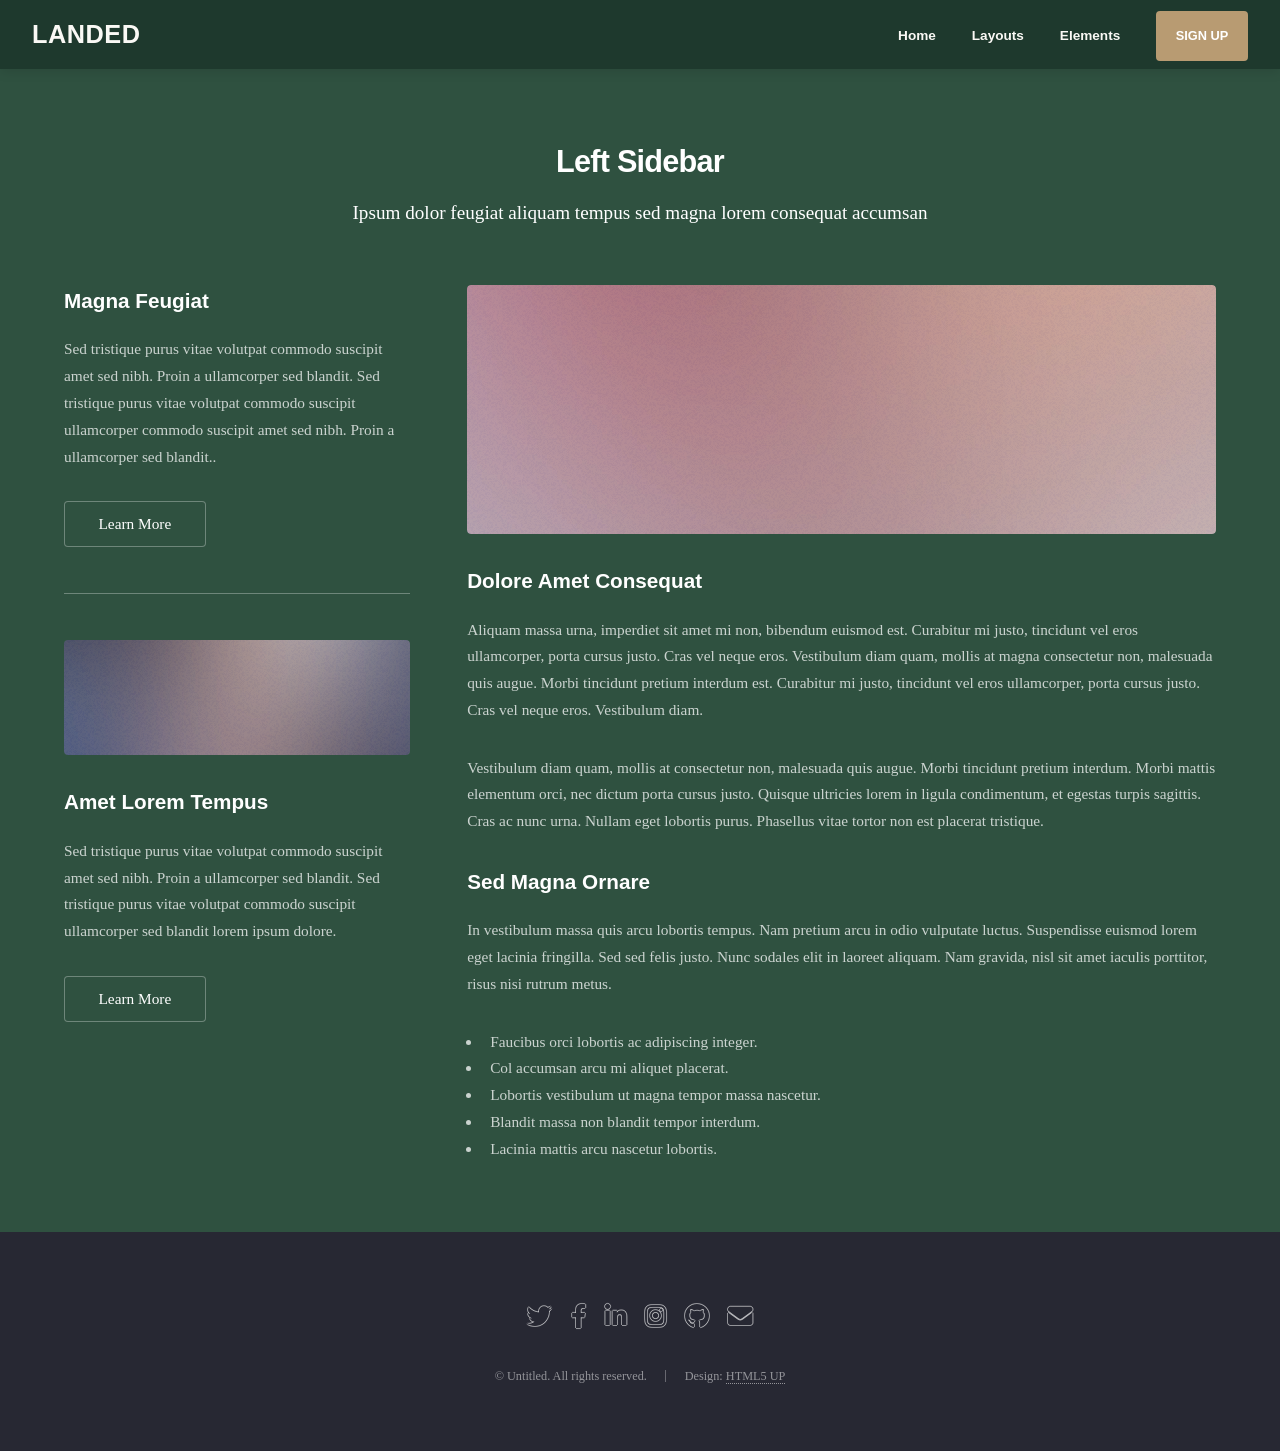
<file: left-sidebar.html>
<!DOCTYPE HTML>
<!--
	Landed by HTML5 UP
	html5up.net | @ajlkn
	Free for personal and commercial use under the CCA 3.0 license (html5up.net/license)
-->
<html>
	<head>
		<title>Left Sidebar - Landed by HTML5 UP</title>
		<meta charset="utf-8" />
		<meta name="viewport" content="width=device-width, initial-scale=1, user-scalable=no" />
		<link rel="stylesheet" href="assets/css/main.css" />
		<noscript><link rel="stylesheet" href="assets/css/noscript.css" /></noscript>
	</head>
	<body class="is-preload">
		<div id="page-wrapper">

			<!-- Header -->
				<header id="header">
					<h1 id="logo"><a href="index.html">Landed</a></h1>
					<nav id="nav">
						<ul>
							<li><a href="index.html">Home</a></li>
							<li>
								<a href="#">Layouts</a>
								<ul>
									<li><a href="left-sidebar.html">Left Sidebar</a></li>
									<li><a href="right-sidebar.html">Right Sidebar</a></li>
									<li><a href="no-sidebar.html">No Sidebar</a></li>
									<li>
										<a href="#">Submenu</a>
										<ul>
											<li><a href="#">Option 1</a></li>
											<li><a href="#">Option 2</a></li>
											<li><a href="#">Option 3</a></li>
											<li><a href="#">Option 4</a></li>
										</ul>
									</li>
								</ul>
							</li>
							<li><a href="elements.html">Elements</a></li>
							<li><a href="#" class="button primary">Sign Up</a></li>
						</ul>
					</nav>
				</header>

			<!-- Main -->
				<div id="main" class="wrapper style1">
					<div class="container">
						<header class="major">
							<h2>Left Sidebar</h2>
							<p>Ipsum dolor feugiat aliquam tempus sed magna lorem consequat accumsan</p>
						</header>
						<div class="row gtr-150">
							<div class="col-4 col-12-medium">

								<!-- Sidebar -->
									<section id="sidebar">
										<section>
											<h3>Magna Feugiat</h3>
											<p>Sed tristique purus vitae volutpat commodo suscipit amet sed nibh. Proin a ullamcorper sed blandit. Sed tristique purus vitae volutpat commodo suscipit ullamcorper commodo suscipit amet sed nibh. Proin a ullamcorper sed blandit..</p>
											<footer>
												<ul class="actions">
													<li><a href="#" class="button">Learn More</a></li>
												</ul>
											</footer>
										</section>
										<hr />
										<section>
											<a href="#" class="image fit"><img src="images/pic06.jpg" alt="" /></a>
											<h3>Amet Lorem Tempus</h3>
											<p>Sed tristique purus vitae volutpat commodo suscipit amet sed nibh. Proin a ullamcorper sed blandit. Sed tristique purus vitae volutpat commodo suscipit ullamcorper sed blandit lorem ipsum dolore.</p>
											<footer>
												<ul class="actions">
													<li><a href="#" class="button">Learn More</a></li>
												</ul>
											</footer>
										</section>
									</section>

							</div>
							<div class="col-8 col-12-medium imp-medium">

								<!-- Content -->
									<section id="content">
										<a href="#" class="image fit"><img src="images/pic05.jpg" alt="" /></a>
										<h3>Dolore Amet Consequat</h3>
										<p>Aliquam massa urna, imperdiet sit amet mi non, bibendum euismod est. Curabitur mi justo, tincidunt vel eros ullamcorper, porta cursus justo. Cras vel neque eros. Vestibulum diam quam, mollis at magna consectetur non, malesuada quis augue. Morbi tincidunt pretium interdum est. Curabitur mi justo, tincidunt vel eros ullamcorper, porta cursus justo. Cras vel neque eros. Vestibulum diam.</p>
										<p>Vestibulum diam quam, mollis at consectetur non, malesuada quis augue. Morbi tincidunt pretium interdum. Morbi mattis elementum orci, nec dictum porta cursus justo. Quisque ultricies lorem in ligula condimentum, et egestas turpis sagittis. Cras ac nunc urna. Nullam eget lobortis purus. Phasellus vitae tortor non est placerat tristique.</p>
										<h3>Sed Magna Ornare</h3>
										<p>In vestibulum massa quis arcu lobortis tempus. Nam pretium arcu in odio vulputate luctus. Suspendisse euismod lorem eget lacinia fringilla. Sed sed felis justo. Nunc sodales elit in laoreet aliquam. Nam gravida, nisl sit amet iaculis porttitor, risus nisi rutrum metus.</p>
										<ul>
											<li>Faucibus orci lobortis ac adipiscing integer.</li>
											<li>Col accumsan arcu mi aliquet placerat.</li>
											<li>Lobortis vestibulum ut magna tempor massa nascetur.</li>
											<li>Blandit massa non blandit tempor interdum.</li>
											<li>Lacinia mattis arcu nascetur lobortis.</li>
										</ul>
									</section>

							</div>
						</div>
					</div>
				</div>

			<!-- Footer -->
				<footer id="footer">
					<ul class="icons">
						<li><a href="#" class="icon brands alt fa-twitter"><span class="label">Twitter</span></a></li>
						<li><a href="#" class="icon brands alt fa-facebook-f"><span class="label">Facebook</span></a></li>
						<li><a href="#" class="icon brands alt fa-linkedin-in"><span class="label">LinkedIn</span></a></li>
						<li><a href="#" class="icon brands alt fa-instagram"><span class="label">Instagram</span></a></li>
						<li><a href="#" class="icon brands alt fa-github"><span class="label">GitHub</span></a></li>
						<li><a href="#" class="icon solid alt fa-envelope"><span class="label">Email</span></a></li>
					</ul>
					<ul class="copyright">
						<li>&copy; Untitled. All rights reserved.</li><li>Design: <a href="http://html5up.net">HTML5 UP</a></li>
					</ul>
				</footer>

		</div>

		<!-- Scripts -->
			<script src="assets/js/jquery.min.js"></script>
			<script src="assets/js/jquery.scrolly.min.js"></script>
			<script src="assets/js/jquery.dropotron.min.js"></script>
			<script src="assets/js/jquery.scrollex.min.js"></script>
			<script src="assets/js/browser.min.js"></script>
			<script src="assets/js/breakpoints.min.js"></script>
			<script src="assets/js/util.js"></script>
			<script src="assets/js/main.js"></script>

	</body>
</html>
</file>
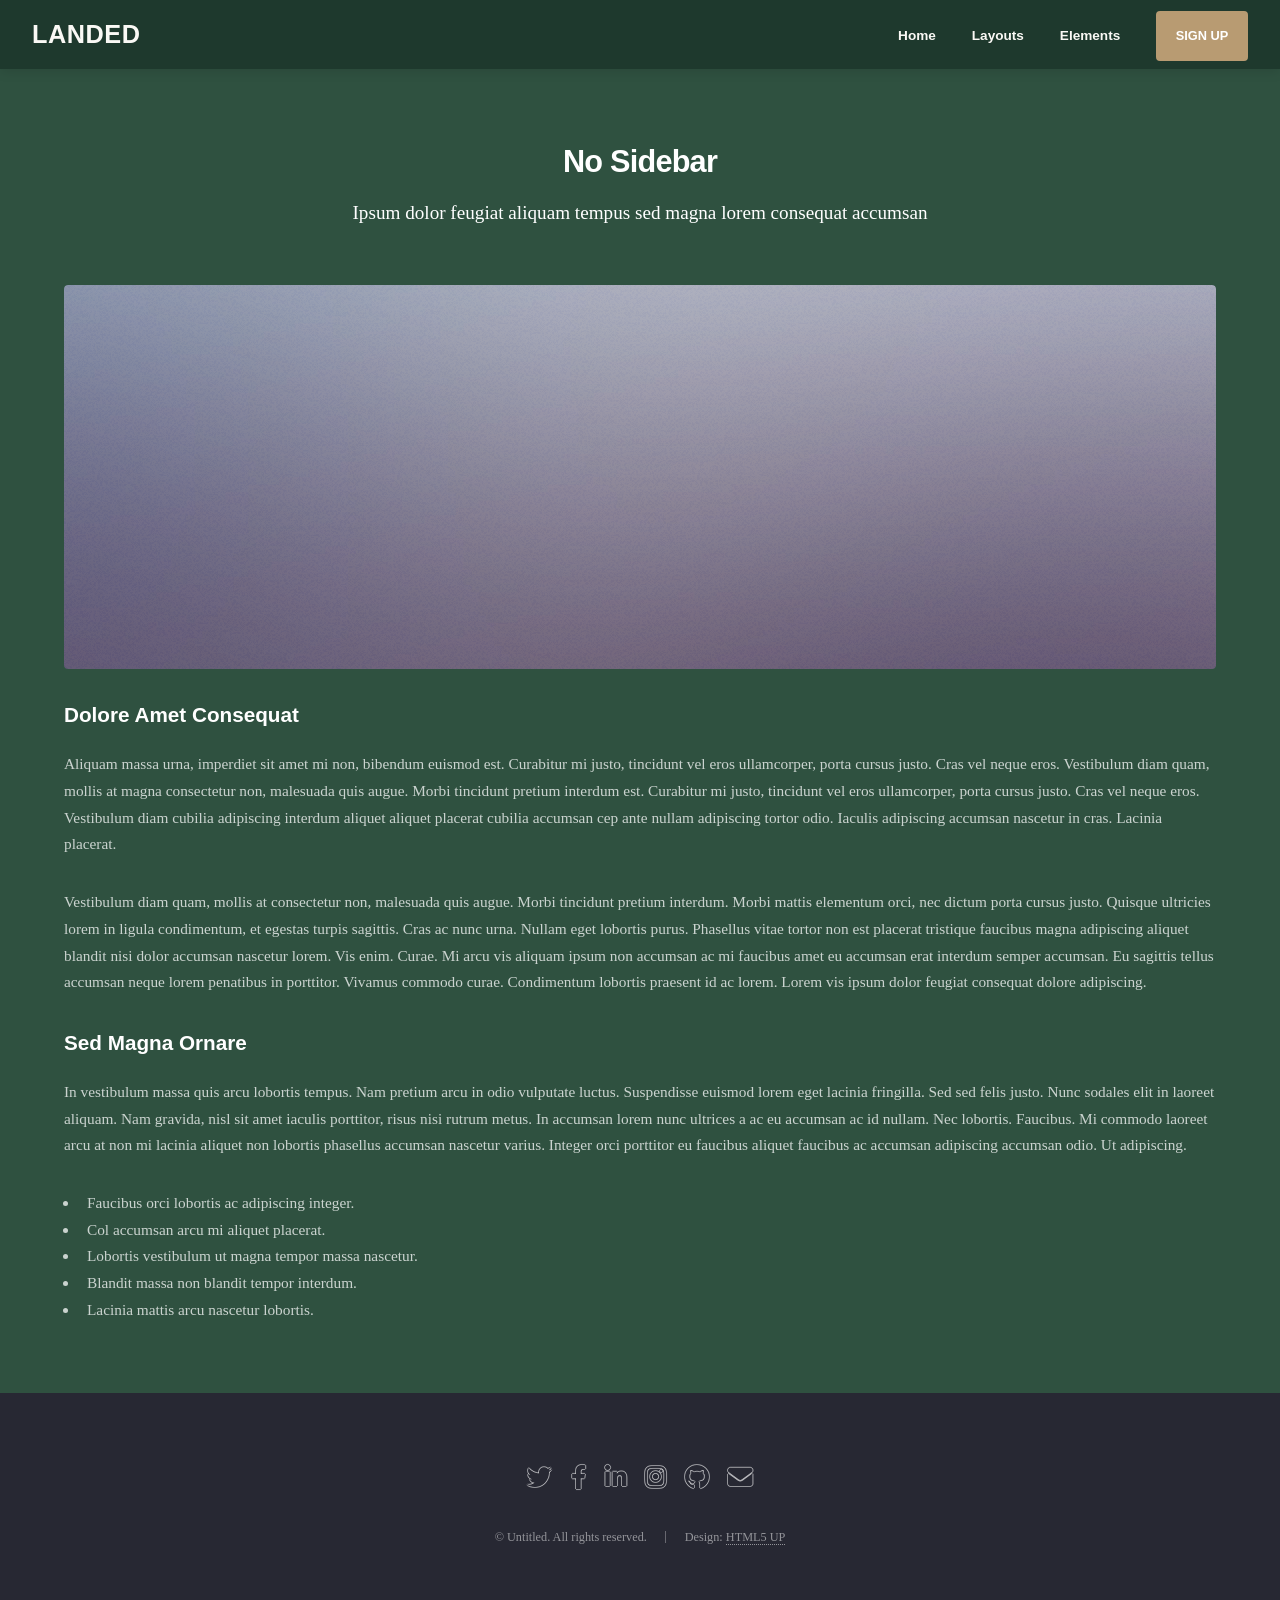
<file: no-sidebar.html>
<!DOCTYPE HTML>
<!--
	Landed by HTML5 UP
	html5up.net | @ajlkn
	Free for personal and commercial use under the CCA 3.0 license (html5up.net/license)
-->
<html>
	<head>
		<title>No Sidebar - Landed by HTML5 UP</title>
		<meta charset="utf-8" />
		<meta name="viewport" content="width=device-width, initial-scale=1, user-scalable=no" />
		<link rel="stylesheet" href="assets/css/main.css" />
		<noscript><link rel="stylesheet" href="assets/css/noscript.css" /></noscript>
	</head>
	<body class="is-preload">
		<div id="page-wrapper">

			<!-- Header -->
				<header id="header">
					<h1 id="logo"><a href="index.html">Landed</a></h1>
					<nav id="nav">
						<ul>
							<li><a href="index.html">Home</a></li>
							<li>
								<a href="#">Layouts</a>
								<ul>
									<li><a href="left-sidebar.html">Left Sidebar</a></li>
									<li><a href="right-sidebar.html">Right Sidebar</a></li>
									<li><a href="no-sidebar.html">No Sidebar</a></li>
									<li>
										<a href="#">Submenu</a>
										<ul>
											<li><a href="#">Option 1</a></li>
											<li><a href="#">Option 2</a></li>
											<li><a href="#">Option 3</a></li>
											<li><a href="#">Option 4</a></li>
										</ul>
									</li>
								</ul>
							</li>
							<li><a href="elements.html">Elements</a></li>
							<li><a href="#" class="button primary">Sign Up</a></li>
						</ul>
					</nav>
				</header>

			<!-- Main -->
				<div id="main" class="wrapper style1">
					<div class="container">
						<header class="major">
							<h2>No Sidebar</h2>
							<p>Ipsum dolor feugiat aliquam tempus sed magna lorem consequat accumsan</p>
						</header>

						<!-- Content -->
							<section id="content">
								<a href="#" class="image fit"><img src="images/pic07.jpg" alt="" /></a>
								<h3>Dolore Amet Consequat</h3>
								<p>Aliquam massa urna, imperdiet sit amet mi non, bibendum euismod est. Curabitur mi justo, tincidunt vel eros ullamcorper, porta cursus justo. Cras vel neque eros. Vestibulum diam quam, mollis at magna consectetur non, malesuada quis augue. Morbi tincidunt pretium interdum est. Curabitur mi justo, tincidunt vel eros ullamcorper, porta cursus justo. Cras vel neque eros. Vestibulum diam cubilia adipiscing interdum aliquet aliquet placerat cubilia accumsan cep ante nullam adipiscing tortor odio. Iaculis adipiscing accumsan nascetur in cras. Lacinia placerat.</p>
								<p>Vestibulum diam quam, mollis at consectetur non, malesuada quis augue. Morbi tincidunt pretium interdum. Morbi mattis elementum orci, nec dictum porta cursus justo. Quisque ultricies lorem in ligula condimentum, et egestas turpis sagittis. Cras ac nunc urna. Nullam eget lobortis purus. Phasellus vitae tortor non est placerat tristique faucibus magna adipiscing aliquet blandit nisi dolor accumsan nascetur lorem. Vis enim. Curae. Mi arcu vis aliquam ipsum non accumsan ac mi faucibus amet eu accumsan erat interdum semper accumsan. Eu sagittis tellus accumsan neque lorem penatibus in porttitor. Vivamus commodo curae. Condimentum lobortis praesent id ac lorem. Lorem vis ipsum dolor feugiat consequat dolore adipiscing.</p>
								<h3>Sed Magna Ornare</h3>
								<p>In vestibulum massa quis arcu lobortis tempus. Nam pretium arcu in odio vulputate luctus. Suspendisse euismod lorem eget lacinia fringilla. Sed sed felis justo. Nunc sodales elit in laoreet aliquam. Nam gravida, nisl sit amet iaculis porttitor, risus nisi rutrum metus. In accumsan lorem nunc ultrices a ac eu accumsan ac id nullam. Nec lobortis. Faucibus. Mi commodo laoreet arcu at non mi lacinia aliquet non lobortis phasellus accumsan nascetur varius. Integer orci porttitor eu faucibus aliquet faucibus ac accumsan adipiscing accumsan odio. Ut adipiscing.</p>
								<ul>
									<li>Faucibus orci lobortis ac adipiscing integer.</li>
									<li>Col accumsan arcu mi aliquet placerat.</li>
									<li>Lobortis vestibulum ut magna tempor massa nascetur.</li>
									<li>Blandit massa non blandit tempor interdum.</li>
									<li>Lacinia mattis arcu nascetur lobortis.</li>
								</ul>
							</section>

					</div>
				</div>

			<!-- Footer -->
				<footer id="footer">
					<ul class="icons">
						<li><a href="#" class="icon brands alt fa-twitter"><span class="label">Twitter</span></a></li>
						<li><a href="#" class="icon brands alt fa-facebook-f"><span class="label">Facebook</span></a></li>
						<li><a href="#" class="icon brands alt fa-linkedin-in"><span class="label">LinkedIn</span></a></li>
						<li><a href="#" class="icon brands alt fa-instagram"><span class="label">Instagram</span></a></li>
						<li><a href="#" class="icon brands alt fa-github"><span class="label">GitHub</span></a></li>
						<li><a href="#" class="icon solid alt fa-envelope"><span class="label">Email</span></a></li>
					</ul>
					<ul class="copyright">
						<li>&copy; Untitled. All rights reserved.</li><li>Design: <a href="http://html5up.net">HTML5 UP</a></li>
					</ul>
				</footer>

		</div>

		<!-- Scripts -->
			<script src="assets/js/jquery.min.js"></script>
			<script src="assets/js/jquery.scrolly.min.js"></script>
			<script src="assets/js/jquery.dropotron.min.js"></script>
			<script src="assets/js/jquery.scrollex.min.js"></script>
			<script src="assets/js/browser.min.js"></script>
			<script src="assets/js/breakpoints.min.js"></script>
			<script src="assets/js/util.js"></script>
			<script src="assets/js/main.js"></script>

	</body>
</html>
</file>
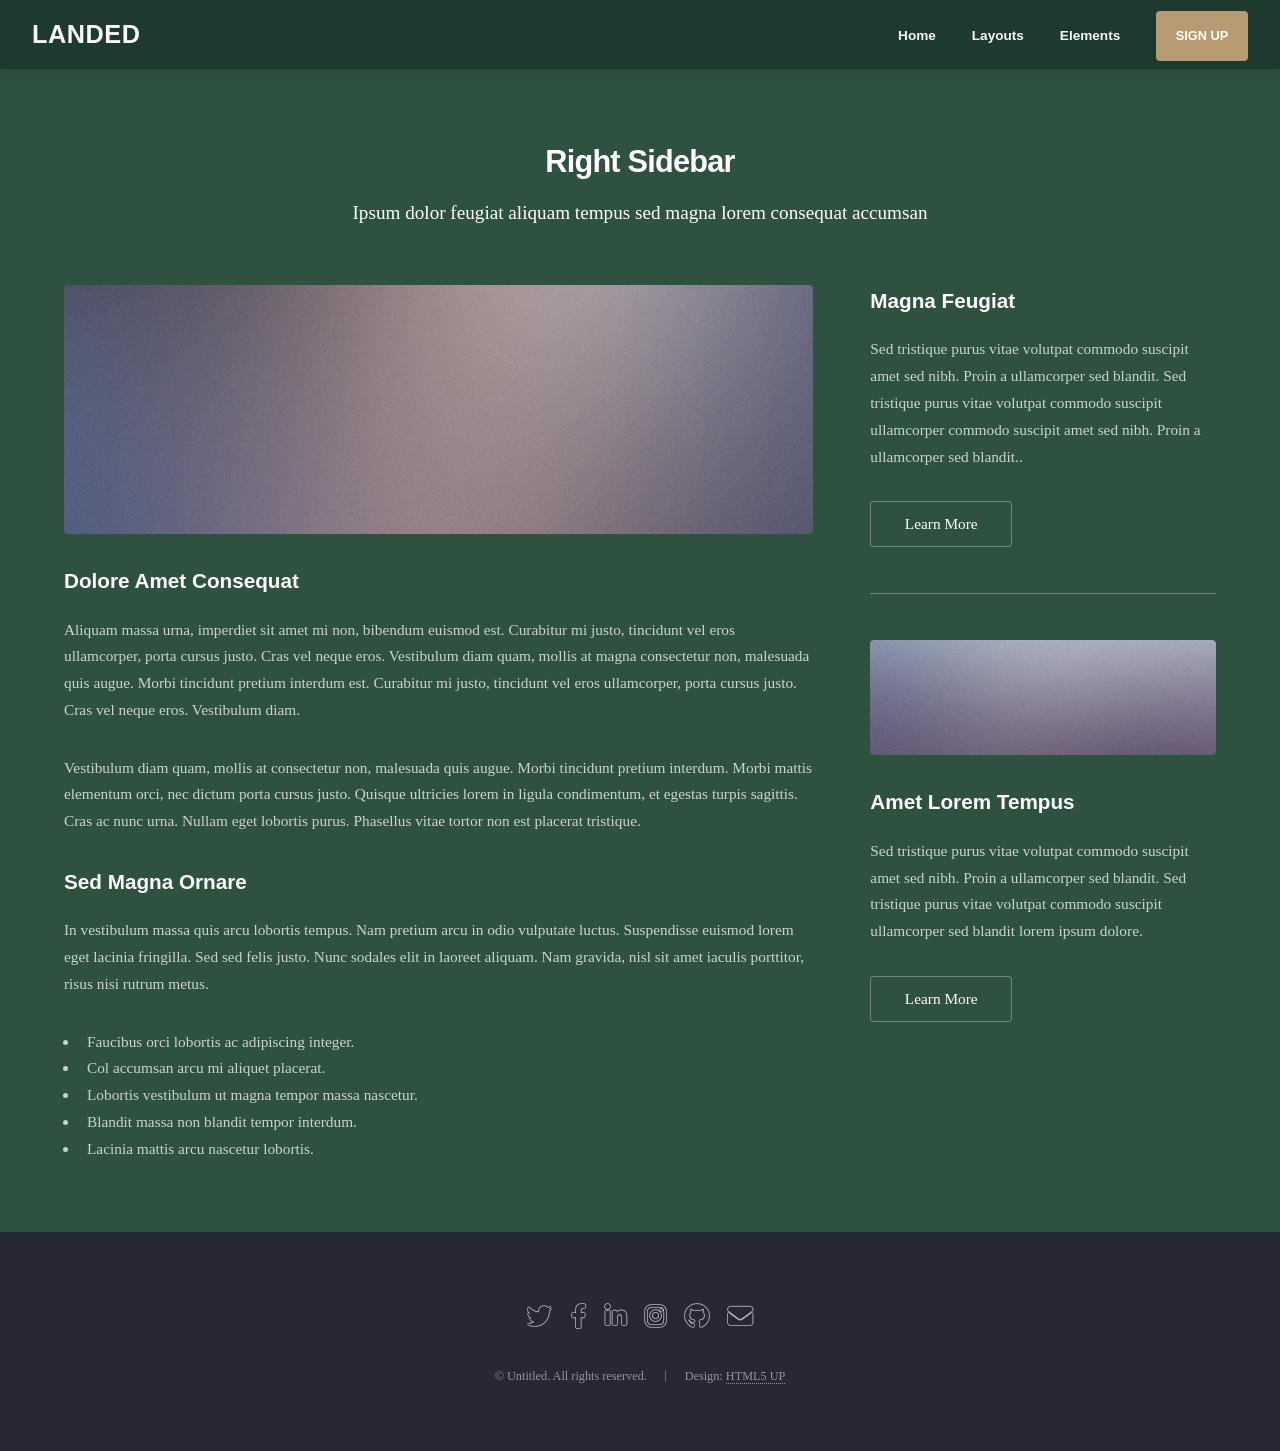
<file: right-sidebar.html>
<!DOCTYPE HTML>
<!--
	Landed by HTML5 UP
	html5up.net | @ajlkn
	Free for personal and commercial use under the CCA 3.0 license (html5up.net/license)
-->
<html>
	<head>
		<title>Right Sidebar - Landed by HTML5 UP</title>
		<meta charset="utf-8" />
		<meta name="viewport" content="width=device-width, initial-scale=1, user-scalable=no" />
		<link rel="stylesheet" href="assets/css/main.css" />
		<noscript><link rel="stylesheet" href="assets/css/noscript.css" /></noscript>
	</head>
	<body class="is-preload">
		<div id="page-wrapper">

			<!-- Header -->
				<header id="header">
					<h1 id="logo"><a href="index.html">Landed</a></h1>
					<nav id="nav">
						<ul>
							<li><a href="index.html">Home</a></li>
							<li>
								<a href="#">Layouts</a>
								<ul>
									<li><a href="left-sidebar.html">Left Sidebar</a></li>
									<li><a href="right-sidebar.html">Right Sidebar</a></li>
									<li><a href="no-sidebar.html">No Sidebar</a></li>
									<li>
										<a href="#">Submenu</a>
										<ul>
											<li><a href="#">Option 1</a></li>
											<li><a href="#">Option 2</a></li>
											<li><a href="#">Option 3</a></li>
											<li><a href="#">Option 4</a></li>
										</ul>
									</li>
								</ul>
							</li>
							<li><a href="elements.html">Elements</a></li>
							<li><a href="#" class="button primary">Sign Up</a></li>
						</ul>
					</nav>
				</header>

			<!-- Main -->
				<div id="main" class="wrapper style1">
					<div class="container">
						<header class="major">
							<h2>Right Sidebar</h2>
							<p>Ipsum dolor feugiat aliquam tempus sed magna lorem consequat accumsan</p>
						</header>
						<div class="row gtr-150">
							<div class="col-8 col-12-medium">

								<!-- Content -->
									<section id="content">
										<a href="#" class="image fit"><img src="images/pic06.jpg" alt="" /></a>
										<h3>Dolore Amet Consequat</h3>
										<p>Aliquam massa urna, imperdiet sit amet mi non, bibendum euismod est. Curabitur mi justo, tincidunt vel eros ullamcorper, porta cursus justo. Cras vel neque eros. Vestibulum diam quam, mollis at magna consectetur non, malesuada quis augue. Morbi tincidunt pretium interdum est. Curabitur mi justo, tincidunt vel eros ullamcorper, porta cursus justo. Cras vel neque eros. Vestibulum diam.</p>
										<p>Vestibulum diam quam, mollis at consectetur non, malesuada quis augue. Morbi tincidunt pretium interdum. Morbi mattis elementum orci, nec dictum porta cursus justo. Quisque ultricies lorem in ligula condimentum, et egestas turpis sagittis. Cras ac nunc urna. Nullam eget lobortis purus. Phasellus vitae tortor non est placerat tristique.</p>
										<h3>Sed Magna Ornare</h3>
										<p>In vestibulum massa quis arcu lobortis tempus. Nam pretium arcu in odio vulputate luctus. Suspendisse euismod lorem eget lacinia fringilla. Sed sed felis justo. Nunc sodales elit in laoreet aliquam. Nam gravida, nisl sit amet iaculis porttitor, risus nisi rutrum metus.</p>
										<ul>
											<li>Faucibus orci lobortis ac adipiscing integer.</li>
											<li>Col accumsan arcu mi aliquet placerat.</li>
											<li>Lobortis vestibulum ut magna tempor massa nascetur.</li>
											<li>Blandit massa non blandit tempor interdum.</li>
											<li>Lacinia mattis arcu nascetur lobortis.</li>
										</ul>
									</section>

							</div>
							<div class="col-4 col-12-medium">

								<!-- Sidebar -->
									<section id="sidebar">
										<section>
											<h3>Magna Feugiat</h3>
											<p>Sed tristique purus vitae volutpat commodo suscipit amet sed nibh. Proin a ullamcorper sed blandit. Sed tristique purus vitae volutpat commodo suscipit ullamcorper commodo suscipit amet sed nibh. Proin a ullamcorper sed blandit..</p>
											<footer>
												<ul class="actions">
													<li><a href="#" class="button">Learn More</a></li>
												</ul>
											</footer>
										</section>
										<hr />
										<section>
											<a href="#" class="image fit"><img src="images/pic07.jpg" alt="" /></a>
											<h3>Amet Lorem Tempus</h3>
											<p>Sed tristique purus vitae volutpat commodo suscipit amet sed nibh. Proin a ullamcorper sed blandit. Sed tristique purus vitae volutpat commodo suscipit ullamcorper sed blandit lorem ipsum dolore.</p>
											<footer>
												<ul class="actions">
													<li><a href="#" class="button">Learn More</a></li>
												</ul>
											</footer>
										</section>
									</section>

							</div>
						</div>
					</div>
				</div>

			<!-- Footer -->
				<footer id="footer">
					<ul class="icons">
						<li><a href="#" class="icon brands alt fa-twitter"><span class="label">Twitter</span></a></li>
						<li><a href="#" class="icon brands alt fa-facebook-f"><span class="label">Facebook</span></a></li>
						<li><a href="#" class="icon brands alt fa-linkedin-in"><span class="label">LinkedIn</span></a></li>
						<li><a href="#" class="icon brands alt fa-instagram"><span class="label">Instagram</span></a></li>
						<li><a href="#" class="icon brands alt fa-github"><span class="label">GitHub</span></a></li>
						<li><a href="#" class="icon solid alt fa-envelope"><span class="label">Email</span></a></li>
					</ul>
					<ul class="copyright">
						<li>&copy; Untitled. All rights reserved.</li><li>Design: <a href="http://html5up.net">HTML5 UP</a></li>
					</ul>
				</footer>

		</div>

		<!-- Scripts -->
			<script src="assets/js/jquery.min.js"></script>
			<script src="assets/js/jquery.scrolly.min.js"></script>
			<script src="assets/js/jquery.dropotron.min.js"></script>
			<script src="assets/js/jquery.scrollex.min.js"></script>
			<script src="assets/js/browser.min.js"></script>
			<script src="assets/js/breakpoints.min.js"></script>
			<script src="assets/js/util.js"></script>
			<script src="assets/js/main.js"></script>

	</body>
</html>
</file>
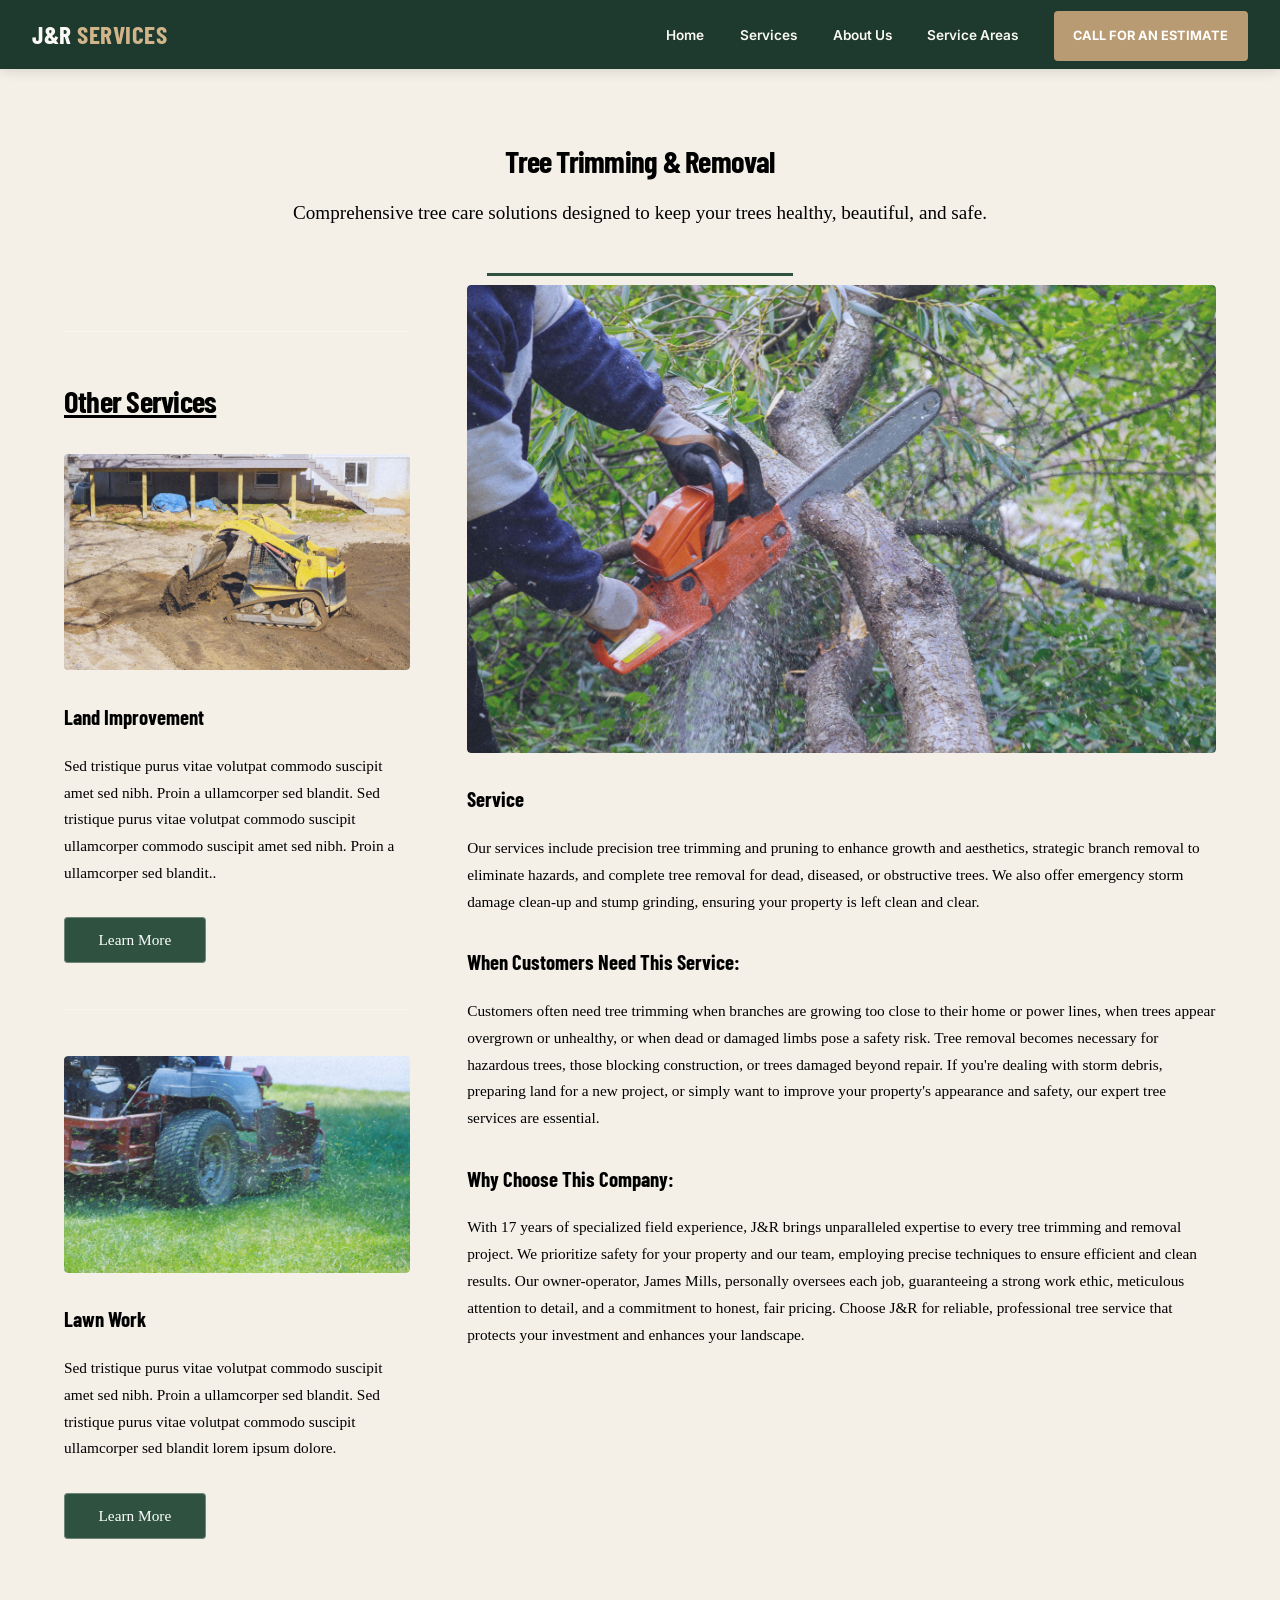
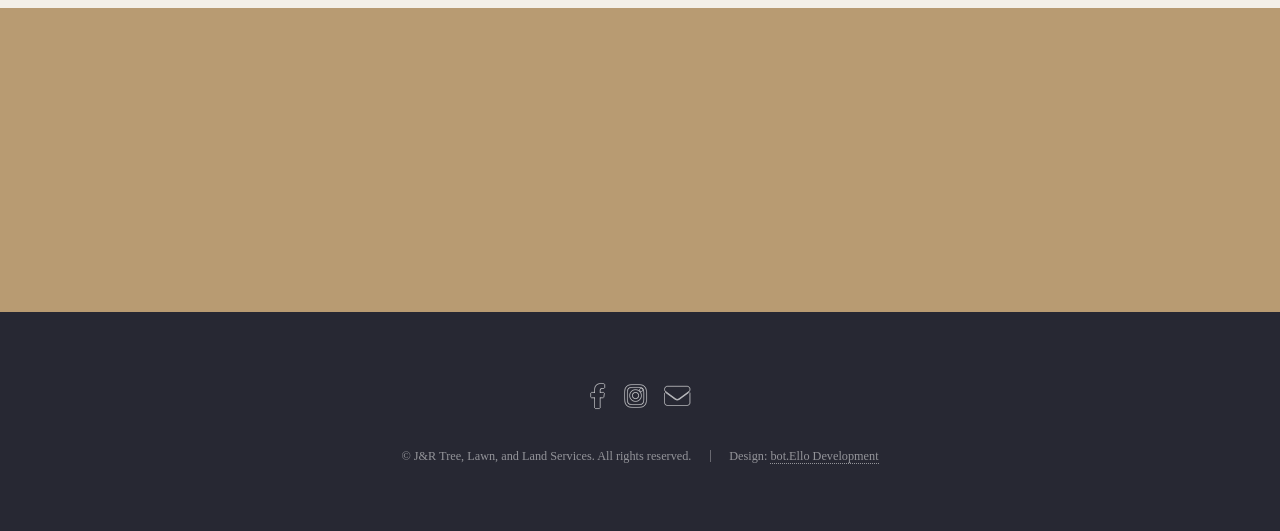
<file: tree-trimming.html>
<!DOCTYPE HTML>
<!--
	Landed by HTML5 UP
	html5up.net | @ajlkn
	Free for personal and commercial use under the CCA 3.0 license (html5up.net/license)
-->
<html>
	<head>
		<title>Left Sidebar - Landed by HTML5 UP</title>
		<meta charset="utf-8" />
		<meta name="viewport" content="width=device-width, initial-scale=1, user-scalable=no" />
		<link rel="stylesheet" href="assets/css/main.css" />
		<link rel="icon" type="image/png" href="images/jrlogo.png">
		<link rel="stylesheet" href="assets/css/main.css" />
		<link rel="preconnect" href="https://fonts.googleapis.com">
		<link rel="preconnect" href="https://fonts.gstatic.com" crossorigin>
		<link href="https://fonts.googleapis.com/css2?family=Barlow+Condensed:ital,wght@0,100;0,200;0,300;0,400;0,500;0,600;0,700;0,800;0,900;1,100;1,200;1,300;1,400;1,500;1,600;1,700;1,800;1,900&family=Inter:ital,opsz,wght@0,14..32,100..900;1,14..32,100..900&family=Quantico:ital,wght@0,400;0,700;1,400;1,700&display=swap" rel="stylesheet">
		<noscript><link rel="stylesheet" href="assets/css/noscript.css" /></noscript>
	</head>
	<body class="is-preload">
		<div id="page-wrapper">

			<!-- Header -->
				<header id="header">
			    <h1 id="logo">
			        <a href="index.html">J&amp;R <span>Services</span></a>
			    </h1>
			
			    <nav id="nav">
			        <ul>
			            <li><a href="index.html">Home</a></li>
			            <li>
							<a href="services.html">Services</a>
							
								<ul>
									<li><a href="tree-trimming.html">Tree Trimming</a></li>
									<li><a href="right-sidebar.html">Land Improvement</a></li>
									<li><a href="no-sidebar.html">Lawn Work</a></li>
									
								</ul>
							
						</li>
			            <li><a href="about.html">About Us</a></li>
			            <li><a href="service-areas.html">Service Areas</a></li>
			            <li>
			                <a href="tel:3613182522" class="button primary">
			                    Call for an Estimate
			                </a>
			            </li>
			        </ul>
			    </nav>
			</header>

			<!-- Main -->
				<div id="main" class="wrapper style3">
					<div class="container">
						<header class="major">
							<h2>Tree Trimming & Removal</h2>
							<p>Comprehensive tree care solutions designed to keep your trees healthy, beautiful, and safe.</p>
						</header>
						<div class="row gtr-150">
							<div class="col-4 col-12-medium">

								<!-- Sidebar -->
									<section id="sidebar">
										<section>
											<hr>
											<h2 style="text-decoration: underline;">Other Services</h2>
											<a href="#" class="image fit"><img src="images/landwork.png" alt="" /></a>
											<h3>Land Improvement</h3>
											<p>Sed tristique purus vitae volutpat commodo suscipit amet sed nibh. Proin a ullamcorper sed blandit. Sed tristique purus vitae volutpat commodo suscipit ullamcorper commodo suscipit amet sed nibh. Proin a ullamcorper sed blandit..</p>
											<footer>
												<ul class="actions">
													<li><a href="#" class="otherServiceButton button">Learn More</a></li>
												</ul>
											</footer>
										</section>
										<hr />
										<section>
											<a href="#" class="image fit"><img src="images/lawncare1.png" alt="" /></a>
											<h3>Lawn Work</h3>
											<p>Sed tristique purus vitae volutpat commodo suscipit amet sed nibh. Proin a ullamcorper sed blandit. Sed tristique purus vitae volutpat commodo suscipit ullamcorper sed blandit lorem ipsum dolore.</p>
											<footer>
												<ul class="actions">
													<li><a href="#" class="otherServiceButton button">Learn More</a></li>
												</ul>
											</footer>
										</section>
									</section>

							</div>
							<div class="col-8 col-12-medium imp-medium">

								<!-- Content -->
									<section id="content">
										<a href="#" class="image fit"><img src="images/tree-trimming.png" alt="" /></a>
										<h3>Service</h3>
										<p>Our services include precision tree trimming and pruning to enhance growth and aesthetics, strategic branch removal to eliminate hazards, and complete tree removal for dead, diseased, or obstructive trees. We also offer emergency storm damage clean-up and stump grinding, ensuring your property is left clean and clear.</p>
										
										<h3>When Customers Need This Service:</h3>
										<p>Customers often need tree trimming when branches are growing too close to their home or power lines, when trees appear overgrown or unhealthy, or when dead or damaged limbs pose a safety risk. Tree removal becomes necessary for hazardous trees, those blocking construction, or trees damaged beyond repair. If you're dealing with storm debris, preparing land for a new project, or simply want to improve your property's appearance and safety, our expert tree services are essential.</p>
										<h3>Why Choose This Company:</h3>
										<p>With 17 years of specialized field experience, J&R brings unparalleled expertise to every tree trimming and removal project. We prioritize safety for your property and our team, employing precise techniques to ensure efficient and clean results. Our owner-operator, James Mills, personally oversees each job, guaranteeing a strong work ethic, meticulous attention to detail, and a commitment to honest, fair pricing. Choose J&R for reliable, professional tree service that protects your investment and enhances your landscape.</p>

										
									</section>

							</div>
						</div>
					</div>
				</div>
				<section id="five" class="wrapper style5 special fade">
					<div class="container">
						<header>
							<h2>Ready to improve your property?</h2>
							<p>Call James today for a free, honest estimate!</p>
						</header>
						<footer class="major">
							<ul class="actions special">
								<li><a href="tel:3613182522" class="button">Request Your Estimate Today!</a></li>
							</ul>
						</footer>
					</div>
				</section>

			<!-- Footer -->
				<footer id="footer">
					<ul class="icons">
						<li><a href="#" class="icon brands alt fa-facebook-f"><span class="label">Facebook</span></a></li>
						<li><a href="#" class="icon brands alt fa-instagram"><span class="label">Instagram</span></a></li>
						<li><a href="#" class="icon solid alt fa-envelope"><span class="label">Email</span></a></li>
					</ul>
					<ul class="copyright">
						<li>&copy; J&amp;R Tree, Lawn, and Land Services. All rights reserved.</li><li>Design: <a href="http://botellodevelopment.com">bot.Ello Development</a></li>
					</ul>
				</footer>

		</div>

		<!-- Scripts -->
			<script src="assets/js/jquery.min.js"></script>
			<script src="assets/js/jquery.scrolly.min.js"></script>
			<script src="assets/js/jquery.dropotron.min.js"></script>
			<script src="assets/js/jquery.scrollex.min.js"></script>
			<script src="assets/js/browser.min.js"></script>
			<script src="assets/js/breakpoints.min.js"></script>
			<script src="assets/js/util.js"></script>
			<script src="assets/js/main.js"></script>

	</body>
</html>
</file>
<file: assets/css/noscript.css>
/*
	Landed by HTML5 UP
	html5up.net | @ajlkn
	Free for personal and commercial use under the CCA 3.0 license (html5up.net/license)
*/

/* Loader */

	body.landing.is-preload:before {
		display: none;
	}

	body.landing.is-preload:after {
		display: none;
	}
</file>
<file: assets/css/main.css>
@import url("fontawesome-all.min.css");
@import url("https://fonts.googleapis.com/css?family=Roboto:100,300,100italic,300italic");

/*
	Landed by HTML5 UP
	html5up.net | @ajlkn
	Free for personal and commercial use under the CCA 3.0 license (html5up.net/license)
*/

html, body, div, span, applet, object,
iframe, h1, h2, h3, h4, h5, h6, p, blockquote,
pre, a, abbr, acronym, address, big, cite,
code, del, dfn, em, img, ins, kbd, q, s, samp,
small, strike, strong, sub, sup, tt, var, b,
u, i, center, dl, dt, dd, ol, ul, li, fieldset,
form, label, legend, table, caption, tbody,
tfoot, thead, tr, th, td, article, aside,
canvas, details, embed, figure, figcaption,
footer, header, hgroup, menu, nav, output, ruby,
section, summary, time, mark, audio, video {
	margin: 0;
	padding: 0;
	border: 0;
	font-size: 100%;
	font: inherit;
	vertical-align: baseline;}

article, aside, details, figcaption, figure,
footer, header, hgroup, menu, nav, section {
	display: block;}

body {
	line-height: 1;
}

ol, ul {
	list-style: none;
}

blockquote, q {
	quotes: none;
}

	blockquote:before, blockquote:after, q:before, q:after {
		content: '';
		content: none;
	}

table {
	border-collapse: collapse;
	border-spacing: 0;
}

body {
	-webkit-text-size-adjust: none;
}

mark {
	background-color: transparent;
	color: inherit;
}

input::-moz-focus-inner {
	border: 0;
	padding: 0;
}

input, select, textarea {
	-moz-appearance: none;
	-webkit-appearance: none;
	-ms-appearance: none;
	appearance: none;
}

/* Basic */

	html {
		box-sizing: border-box;
	}

	*, *:before, *:after {
		box-sizing: inherit;
	}

	html, body {
		background: #1c1d26;
	}

	body.is-preload *, body.is-preload *:before, body.is-preload *:after {
		-moz-animation: none !important;
		-webkit-animation: none !important;
		-ms-animation: none !important;
		animation: none !important;
		-moz-transition: none !important;
		-webkit-transition: none !important;
		-ms-transition: none !important;
		transition: none !important;
	}

	body, input, select, textarea {
		color: rgba(255, 255, 255, 0.75);
		font-family: "Inter" sans-serif;
		font-size: 15pt;
		font-weight: 100;
		line-height: 1.75em;
	}

	a {
		-moz-transition: border-color 0.2s ease-in-out, color 0.2s ease-in-out;
		-webkit-transition: border-color 0.2s ease-in-out, color 0.2s ease-in-out;
		-ms-transition: border-color 0.2s ease-in-out, color 0.2s ease-in-out;
		transition: border-color 0.2s ease-in-out, color 0.2s ease-in-out;
		border-bottom: dotted 1px;
		color: #2f5140;
		text-decoration: none;
	}

		a:hover {
			color: #D0B58B !important;
			border-bottom-color: transparent;
		}

	strong, b {
		color: #ffffff;
		font-weight: 300;
	}

	em, i {
		font-style: italic;
	}

	p {
		margin: 0 0 2em 0;
	}

	h1, h2, h3, h4, h5, h6 {
		color: #ffffff;
		font-weight: 700;
		line-height: 1em;
		font-family: 'Barlow Condensed', sans-serif;
		margin: 0 0 1em 0;
	}

		h1 a, h2 a, h3 a, h4 a, h5 a, h6 a {
			color: inherit;
			border: 0;
		}

	h2 {
		font-size: 2em;
		line-height: 1.5em;
		letter-spacing: -0.025em;
	}

	h3 {
		font-size: 1.35em;
		line-height: 1.5em;
	}

	h4 {
		font-size: 1.1em;
		line-height: 1.5em;
	}

	h5 {
		font-size: 0.9em;
		line-height: 1.5em;
	}

	h6 {
		font-size: 0.7em;
		line-height: 1.5em;
	}

	sub {
		font-size: 0.8em;
		position: relative;
		top: 0.5em;
	}

	sup {
		font-size: 0.8em;
		position: relative;
		top: -0.5em;
	}

	hr {
		border: 0;
		border-bottom: solid 1px rgba(255, 255, 255, 0.3);
		margin: 3em 0;
	}

		hr.major {
			margin: 4em 0;
		}

	blockquote {
		border-left: solid 4px rgba(255, 255, 255, 0.3);
		font-style: italic;
		margin: 0 0 2em 0;
		padding: 0.5em 0 0.5em 2em;
	}

	code {
		background: rgba(255, 255, 255, 0.075);
		border-radius: 4px;
		font-family: "Courier New", monospace;
		font-size: 0.9em;
		margin: 0 0.25em;
		padding: 0.25em 0.65em;
	}

	pre {
		-webkit-overflow-scrolling: touch;
		font-family: "Courier New", monospace;
		font-size: 0.9em;
		margin: 0 0 2em 0;
	}

		pre code {
			display: block;
			line-height: 1.75em;
			padding: 1em 1.5em;
			overflow-x: auto;
		}

	.align-left {
		text-align: left;
	}

	.align-center {
		text-align: center;
	}

	.align-right {
		text-align: right;
	}

/* Loader */

	@-moz-keyframes spinner-show {
		0% {
			opacity: 0;
		}

		100% {
			opacity: 1;
		}
	}

	@-webkit-keyframes spinner-show {
		0% {
			opacity: 0;
		}

		100% {
			opacity: 1;
		}
	}

	@-ms-keyframes spinner-show {
		0% {
			opacity: 0;
		}

		100% {
			opacity: 1;
		}
	}

	@keyframes spinner-show {
		0% {
			opacity: 0;
		}

		100% {
			opacity: 1;
		}
	}

	@-moz-keyframes spinner-hide {
		0% {
			color: rgba(255, 255, 255, 0.15);
			z-index: 100001;
			-moz-transform: scale(1) rotate(0deg);
			-webkit-transform: scale(1) rotate(0deg);
			-ms-transform: scale(1) rotate(0deg);
			transform: scale(1) rotate(0deg);
		}

		99% {
			color: #1c1d26;
			z-index: 100001;
			-moz-transform: scale(0.5) rotate(360deg);
			-webkit-transform: scale(0.5) rotate(360deg);
			-ms-transform: scale(0.5) rotate(360deg);
			transform: scale(0.5) rotate(360deg);
		}

		100% {
			color: #1c1d26;
			z-index: -1;
			-moz-transform: scale(0.5) rotate(360deg);
			-webkit-transform: scale(0.5) rotate(360deg);
			-ms-transform: scale(0.5) rotate(360deg);
			transform: scale(0.5) rotate(360deg);
		}
	}

	@-webkit-keyframes spinner-hide {
		0% {
			color: rgba(255, 255, 255, 0.15);
			z-index: 100001;
			-moz-transform: scale(1) rotate(0deg);
			-webkit-transform: scale(1) rotate(0deg);
			-ms-transform: scale(1) rotate(0deg);
			transform: scale(1) rotate(0deg);
		}

		99% {
			color: #1c1d26;
			z-index: 100001;
			-moz-transform: scale(0.5) rotate(360deg);
			-webkit-transform: scale(0.5) rotate(360deg);
			-ms-transform: scale(0.5) rotate(360deg);
			transform: scale(0.5) rotate(360deg);
		}

		100% {
			color: #1c1d26;
			z-index: -1;
			-moz-transform: scale(0.5) rotate(360deg);
			-webkit-transform: scale(0.5) rotate(360deg);
			-ms-transform: scale(0.5) rotate(360deg);
			transform: scale(0.5) rotate(360deg);
		}
	}

	@-ms-keyframes spinner-hide {
		0% {
			color: rgba(255, 255, 255, 0.15);
			z-index: 100001;
			-moz-transform: scale(1) rotate(0deg);
			-webkit-transform: scale(1) rotate(0deg);
			-ms-transform: scale(1) rotate(0deg);
			transform: scale(1) rotate(0deg);
		}

		99% {
			color: #1c1d26;
			z-index: 100001;
			-moz-transform: scale(0.5) rotate(360deg);
			-webkit-transform: scale(0.5) rotate(360deg);
			-ms-transform: scale(0.5) rotate(360deg);
			transform: scale(0.5) rotate(360deg);
		}

		100% {
			color: #1c1d26;
			z-index: -1;
			-moz-transform: scale(0.5) rotate(360deg);
			-webkit-transform: scale(0.5) rotate(360deg);
			-ms-transform: scale(0.5) rotate(360deg);
			transform: scale(0.5) rotate(360deg);
		}
	}

	@keyframes spinner-hide {
		0% {
			color: rgba(255, 255, 255, 0.15);
			z-index: 100001;
			-moz-transform: scale(1) rotate(0deg);
			-webkit-transform: scale(1) rotate(0deg);
			-ms-transform: scale(1) rotate(0deg);
			transform: scale(1) rotate(0deg);
		}

		99% {
			color: #1c1d26;
			z-index: 100001;
			-moz-transform: scale(0.5) rotate(360deg);
			-webkit-transform: scale(0.5) rotate(360deg);
			-ms-transform: scale(0.5) rotate(360deg);
			transform: scale(0.5) rotate(360deg);
		}

		100% {
			color: #1c1d26;
			z-index: -1;
			-moz-transform: scale(0.5) rotate(360deg);
			-webkit-transform: scale(0.5) rotate(360deg);
			-ms-transform: scale(0.5) rotate(360deg);
			transform: scale(0.5) rotate(360deg);
		}
	}

	@-moz-keyframes spinner-rotate {
		0% {
			-moz-transform: scale(1) rotate(0deg);
			-webkit-transform: scale(1) rotate(0deg);
			-ms-transform: scale(1) rotate(0deg);
			transform: scale(1) rotate(0deg);
		}

		100% {
			-moz-transform: scale(1) rotate(360deg);
			-webkit-transform: scale(1) rotate(360deg);
			-ms-transform: scale(1) rotate(360deg);
			transform: scale(1) rotate(360deg);
		}
	}

	@-webkit-keyframes spinner-rotate {
		0% {
			-moz-transform: scale(1) rotate(0deg);
			-webkit-transform: scale(1) rotate(0deg);
			-ms-transform: scale(1) rotate(0deg);
			transform: scale(1) rotate(0deg);
		}

		100% {
			-moz-transform: scale(1) rotate(360deg);
			-webkit-transform: scale(1) rotate(360deg);
			-ms-transform: scale(1) rotate(360deg);
			transform: scale(1) rotate(360deg);
		}
	}

	@-ms-keyframes spinner-rotate {
		0% {
			-moz-transform: scale(1) rotate(0deg);
			-webkit-transform: scale(1) rotate(0deg);
			-ms-transform: scale(1) rotate(0deg);
			transform: scale(1) rotate(0deg);
		}

		100% {
			-moz-transform: scale(1) rotate(360deg);
			-webkit-transform: scale(1) rotate(360deg);
			-ms-transform: scale(1) rotate(360deg);
			transform: scale(1) rotate(360deg);
		}
	}

	@keyframes spinner-rotate {
		0% {
			-moz-transform: scale(1) rotate(0deg);
			-webkit-transform: scale(1) rotate(0deg);
			-ms-transform: scale(1) rotate(0deg);
			transform: scale(1) rotate(0deg);
		}

		100% {
			-moz-transform: scale(1) rotate(360deg);
			-webkit-transform: scale(1) rotate(360deg);
			-ms-transform: scale(1) rotate(360deg);
			transform: scale(1) rotate(360deg);
		}
	}

	@-moz-keyframes overlay-hide {
		0% {
			opacity: 1;
			z-index: 100000;
		}

		15% {
			opacity: 1;
			z-index: 100000;
		}

		99% {
			opacity: 0;
			z-index: 100000;
		}

		100% {
			opacity: 0;
			z-index: -1;
		}
	}

	@-webkit-keyframes overlay-hide {
		0% {
			opacity: 1;
			z-index: 100000;
		}

		15% {
			opacity: 1;
			z-index: 100000;
		}

		99% {
			opacity: 0;
			z-index: 100000;
		}

		100% {
			opacity: 0;
			z-index: -1;
		}
	}

	@-ms-keyframes overlay-hide {
		0% {
			opacity: 1;
			z-index: 100000;
		}

		15% {
			opacity: 1;
			z-index: 100000;
		}

		99% {
			opacity: 0;
			z-index: 100000;
		}

		100% {
			opacity: 0;
			z-index: -1;
		}
	}

	@keyframes overlay-hide {
		0% {
			opacity: 1;
			z-index: 100000;
		}

		15% {
			opacity: 1;
			z-index: 100000;
		}

		99% {
			opacity: 0;
			z-index: 100000;
		}

		100% {
			opacity: 0;
			z-index: -1;
		}
	}

	body.landing {
		text-decoration: none;
	}

		body.landing:before {
			-moz-osx-font-smoothing: grayscale;
			-webkit-font-smoothing: antialiased;
			display: inline-block;
			font-style: normal;
			font-variant: normal;
			text-rendering: auto;
			line-height: 1;
			text-transform: none !important;
			font-family: 'Font Awesome 5 Free';
			font-weight: 900;
		}

		body.landing:before {
			-moz-animation: spinner-show 1.5s 1 0.25s ease forwards, spinner-hide 0.25s ease-in-out forwards !important;
			-webkit-animation: spinner-show 1.5s 1 0.25s ease forwards, spinner-hide 0.25s ease-in-out forwards !important;
			-ms-animation: spinner-show 1.5s 1 0.25s ease forwards, spinner-hide 0.25s ease-in-out forwards !important;
			animation: spinner-show 1.5s 1 0.25s ease forwards, spinner-hide 0.25s ease-in-out forwards !important;
			-moz-transform-origin: 50% 50%;
			-webkit-transform-origin: 50% 50%;
			-ms-transform-origin: 50% 50%;
			transform-origin: 50% 50%;
			color: rgba(255, 255, 255, 0.15);
			content: '\f1ce';
			cursor: default;
			display: block;
			font-size: 2em;
			height: 2em;
			left: 50%;
			line-height: 2em;
			margin: -1em 0 0 -1em;
			opacity: 0;
			position: fixed;
			text-align: center;
			top: 50%;
			width: 2em;
			z-index: -1;
		}

		body.landing:after {
			-moz-animation: overlay-hide 1.5s ease-in forwards !important;
			-webkit-animation: overlay-hide 1.5s ease-in forwards !important;
			-ms-animation: overlay-hide 1.5s ease-in forwards !important;
			animation: overlay-hide 1.5s ease-in forwards !important;
			background: #1c1d26;
			content: '';
			display: block;
			height: 100%;
			left: 0;
			opacity: 0;
			position: fixed;
			top: 0;
			width: 100%;
			z-index: -1;
		}

		body.landing.is-preload:before {
			-moz-animation: spinner-show 1.5s 1 0.25s ease forwards, spinner-rotate 0.75s infinite linear !important;
			-webkit-animation: spinner-show 1.5s 1 0.25s ease forwards, spinner-rotate 0.75s infinite linear !important;
			-ms-animation: spinner-show 1.5s 1 0.25s ease forwards, spinner-rotate 0.75s infinite linear !important;
			animation: spinner-show 1.5s 1 0.25s ease forwards, spinner-rotate 0.75s infinite linear !important;
			z-index: 100001;
		}

		body.landing.is-preload:after {
			-moz-animation: none !important;
			-webkit-animation: none !important;
			-ms-animation: none !important;
			animation: none !important;
			opacity: 1;
			z-index: 100000;
		}

	@media (-webkit-min-device-pixel-ratio: 2) {

		body.landing:before {
			line-height: 2.025em;
		}

	}

/* Container */

	.container {
		margin: 0 auto;
		max-width: calc(100% - 4em);
		width: 70em;
	}

		.container.xsmall {
			width: 17.5em;
		}

		.container.small {
			width: 35em;
		}

		.container.medium {
			width: 52.5em;
		}

		.container.large {
			width: 87.5em;
		}

		.container.xlarge {
			width: 105em;
		}

		.container.max {
			width: 100%;
		}

		@media screen and (max-width: 1280px) {

			.container {
				width: 90%;
				max-width: 100%;
			}

		}

		@media screen and (max-width: 980px) {

			.container {
				width: 100% !important;
			}

		}

/* Row */

	.row {
		display: flex;
		flex-wrap: wrap;
		box-sizing: border-box;
		align-items: stretch;
	}

		.row > * {
			box-sizing: border-box;
		}

		.row.gtr-uniform > * > :last-child {
			margin-bottom: 0;
		}

		.row.aln-left {
			justify-content: flex-start;
		}

		.row.aln-center {
			justify-content: center;
		}

		.row.aln-right {
			justify-content: flex-end;
		}

		.row.aln-top {
			align-items: flex-start;
		}

		.row.aln-middle {
			align-items: center;
		}

		.row.aln-bottom {
			align-items: flex-end;
		}

		.row > .imp {
			order: -1;
		}

		.row > .col-1 {
			width: 8.33333%;
		}

		.row > .off-1 {
			margin-left: 8.33333%;
		}

		.row > .col-2 {
			width: 16.66667%;
		}

		.row > .off-2 {
			margin-left: 16.66667%;
		}

		.row > .col-3 {
			width: 25%;
		}

		.row > .off-3 {
			margin-left: 25%;
		}

		.row > .col-4 {
			width: 33.33333%;
		}

		.row > .off-4 {
			margin-left: 33.33333%;
		}

		.row > .col-5 {
			width: 41.66667%;
		}

		.row > .off-5 {
			margin-left: 41.66667%;
		}

		.row > .col-6 {
			width: 50%;
		}

		.row > .off-6 {
			margin-left: 50%;
		}

		.row > .col-7 {
			width: 58.33333%;
		}

		.row > .off-7 {
			margin-left: 58.33333%;
		}

		.row > .col-8 {
			width: 66.66667%;
		}

		.row > .off-8 {
			margin-left: 66.66667%;
		}

		.row > .col-9 {
			width: 75%;
		}

		.row > .off-9 {
			margin-left: 75%;
		}

		.row > .col-10 {
			width: 83.33333%;
		}

		.row > .off-10 {
			margin-left: 83.33333%;
		}

		.row > .col-11 {
			width: 91.66667%;
		}

		.row > .off-11 {
			margin-left: 91.66667%;
		}

		.row > .col-12 {
			width: 100%;
		}

		.row > .off-12 {
			margin-left: 100%;
		}

		.row.gtr-0 {
			margin-top: 0;
			margin-left: 0em;
		}

			.row.gtr-0 > * {
				padding: 0 0 0 0em;
			}

			.row.gtr-0.gtr-uniform {
				margin-top: 0em;
			}

				.row.gtr-0.gtr-uniform > * {
					padding-top: 0em;
				}

		.row.gtr-25 {
			margin-top: 0;
			margin-left: -0.625em;
		}

			.row.gtr-25 > * {
				padding: 0 0 0 0.625em;
			}

			.row.gtr-25.gtr-uniform {
				margin-top: -0.625em;
			}

				.row.gtr-25.gtr-uniform > * {
					padding-top: 0.625em;
				}

		.row.gtr-50 {
			margin-top: 0;
			margin-left: -1.25em;
		}

			.row.gtr-50 > * {
				padding: 0 0 0 1.25em;
			}

			.row.gtr-50.gtr-uniform {
				margin-top: -1.25em;
			}

				.row.gtr-50.gtr-uniform > * {
					padding-top: 1.25em;
				}

		.row {
			margin-top: 0;
			margin-left: -2.5em;
		}

			.row > * {
				padding: 0 0 0 2.5em;
			}

			.row.gtr-uniform {
				margin-top: -2.5em;
			}

				.row.gtr-uniform > * {
					padding-top: 2.5em;
				}

		.row.gtr-150 {
			margin-top: 0;
			margin-left: -3.75em;
		}

			.row.gtr-150 > * {
				padding: 0 0 0 3.75em;
			}

			.row.gtr-150.gtr-uniform {
				margin-top: -3.75em;
			}

				.row.gtr-150.gtr-uniform > * {
					padding-top: 3.75em;
				}

		.row.gtr-200 {
			margin-top: 0;
			margin-left: -5em;
		}

			.row.gtr-200 > * {
				padding: 0 0 0 5em;
			}

			.row.gtr-200.gtr-uniform {
				margin-top: -5em;
			}

				.row.gtr-200.gtr-uniform > * {
					padding-top: 5em;
				}

		@media screen and (max-width: 1680px) {

			.row {
				display: flex;
				flex-wrap: wrap;
				box-sizing: border-box;
				align-items: stretch;
			}

				.row > * {
					box-sizing: border-box;
				}

				.row.gtr-uniform > * > :last-child {
					margin-bottom: 0;
				}

				.row.aln-left {
					justify-content: flex-start;
				}

				.row.aln-center {
					justify-content: center;
				}

				.row.aln-right {
					justify-content: flex-end;
				}

				.row.aln-top {
					align-items: flex-start;
				}

				.row.aln-middle {
					align-items: center;
				}

				.row.aln-bottom {
					align-items: flex-end;
				}

				.row > .imp-xlarge {
					order: -1;
				}

				.row > .col-1-xlarge {
					width: 8.33333%;
				}

				.row > .off-1-xlarge {
					margin-left: 8.33333%;
				}

				.row > .col-2-xlarge {
					width: 16.66667%;
				}

				.row > .off-2-xlarge {
					margin-left: 16.66667%;
				}

				.row > .col-3-xlarge {
					width: 25%;
				}

				.row > .off-3-xlarge {
					margin-left: 25%;
				}

				.row > .col-4-xlarge {
					width: 33.33333%;
				}

				.row > .off-4-xlarge {
					margin-left: 33.33333%;
				}

				.row > .col-5-xlarge {
					width: 41.66667%;
				}

				.row > .off-5-xlarge {
					margin-left: 41.66667%;
				}

				.row > .col-6-xlarge {
					width: 50%;
				}

				.row > .off-6-xlarge {
					margin-left: 50%;
				}

				.row > .col-7-xlarge {
					width: 58.33333%;
				}

				.row > .off-7-xlarge {
					margin-left: 58.33333%;
				}

				.row > .col-8-xlarge {
					width: 66.66667%;
				}

				.row > .off-8-xlarge {
					margin-left: 66.66667%;
				}

				.row > .col-9-xlarge {
					width: 75%;
				}

				.row > .off-9-xlarge {
					margin-left: 75%;
				}

				.row > .col-10-xlarge {
					width: 83.33333%;
				}

				.row > .off-10-xlarge {
					margin-left: 83.33333%;
				}

				.row > .col-11-xlarge {
					width: 91.66667%;
				}

				.row > .off-11-xlarge {
					margin-left: 91.66667%;
				}

				.row > .col-12-xlarge {
					width: 100%;
				}

				.row > .off-12-xlarge {
					margin-left: 100%;
				}

				.row.gtr-0 {
					margin-top: 0;
					margin-left: 0em;
				}

					.row.gtr-0 > * {
						padding: 0 0 0 0em;
					}

					.row.gtr-0.gtr-uniform {
						margin-top: 0em;
					}

						.row.gtr-0.gtr-uniform > * {
							padding-top: 0em;
						}

				.row.gtr-25 {
					margin-top: 0;
					margin-left: -0.625em;
				}

					.row.gtr-25 > * {
						padding: 0 0 0 0.625em;
					}

					.row.gtr-25.gtr-uniform {
						margin-top: -0.625em;
					}

						.row.gtr-25.gtr-uniform > * {
							padding-top: 0.625em;
						}

				.row.gtr-50 {
					margin-top: 0;
					margin-left: -1.25em;
				}

					.row.gtr-50 > * {
						padding: 0 0 0 1.25em;
					}

					.row.gtr-50.gtr-uniform {
						margin-top: -1.25em;
					}

						.row.gtr-50.gtr-uniform > * {
							padding-top: 1.25em;
						}

				.row {
					margin-top: 0;
					margin-left: -2.5em;
				}

					.row > * {
						padding: 0 0 0 2.5em;
					}

					.row.gtr-uniform {
						margin-top: -2.5em;
					}

						.row.gtr-uniform > * {
							padding-top: 2.5em;
						}

				.row.gtr-150 {
					margin-top: 0;
					margin-left: -3.75em;
				}

					.row.gtr-150 > * {
						padding: 0 0 0 3.75em;
					}

					.row.gtr-150.gtr-uniform {
						margin-top: -3.75em;
					}

						.row.gtr-150.gtr-uniform > * {
							padding-top: 3.75em;
						}

				.row.gtr-200 {
					margin-top: 0;
					margin-left: -5em;
				}

					.row.gtr-200 > * {
						padding: 0 0 0 5em;
					}

					.row.gtr-200.gtr-uniform {
						margin-top: -5em;
					}

						.row.gtr-200.gtr-uniform > * {
							padding-top: 5em;
						}

		}

		@media screen and (max-width: 1280px) {

			.row {
				display: flex;
				flex-wrap: wrap;
				box-sizing: border-box;
				align-items: stretch;
			}

				.row > * {
					box-sizing: border-box;
				}

				.row.gtr-uniform > * > :last-child {
					margin-bottom: 0;
				}

				.row.aln-left {
					justify-content: flex-start;
				}

				.row.aln-center {
					justify-content: center;
				}

				.row.aln-right {
					justify-content: flex-end;
				}

				.row.aln-top {
					align-items: flex-start;
				}

				.row.aln-middle {
					align-items: center;
				}

				.row.aln-bottom {
					align-items: flex-end;
				}

				.row > .imp-large {
					order: -1;
				}

				.row > .col-1-large {
					width: 8.33333%;
				}

				.row > .off-1-large {
					margin-left: 8.33333%;
				}

				.row > .col-2-large {
					width: 16.66667%;
				}

				.row > .off-2-large {
					margin-left: 16.66667%;
				}

				.row > .col-3-large {
					width: 25%;
				}

				.row > .off-3-large {
					margin-left: 25%;
				}

				.row > .col-4-large {
					width: 33.33333%;
				}

				.row > .off-4-large {
					margin-left: 33.33333%;
				}

				.row > .col-5-large {
					width: 41.66667%;
				}

				.row > .off-5-large {
					margin-left: 41.66667%;
				}

				.row > .col-6-large {
					width: 50%;
				}

				.row > .off-6-large {
					margin-left: 50%;
				}

				.row > .col-7-large {
					width: 58.33333%;
				}

				.row > .off-7-large {
					margin-left: 58.33333%;
				}

				.row > .col-8-large {
					width: 66.66667%;
				}

				.row > .off-8-large {
					margin-left: 66.66667%;
				}

				.row > .col-9-large {
					width: 75%;
				}

				.row > .off-9-large {
					margin-left: 75%;
				}

				.row > .col-10-large {
					width: 83.33333%;
				}

				.row > .off-10-large {
					margin-left: 83.33333%;
				}

				.row > .col-11-large {
					width: 91.66667%;
				}

				.row > .off-11-large {
					margin-left: 91.66667%;
				}

				.row > .col-12-large {
					width: 100%;
				}

				.row > .off-12-large {
					margin-left: 100%;
				}

				.row.gtr-0 {
					margin-top: 0;
					margin-left: 0em;
				}

					.row.gtr-0 > * {
						padding: 0 0 0 0em;
					}

					.row.gtr-0.gtr-uniform {
						margin-top: 0em;
					}

						.row.gtr-0.gtr-uniform > * {
							padding-top: 0em;
						}

				.row.gtr-25 {
					margin-top: 0;
					margin-left: -0.625em;
				}

					.row.gtr-25 > * {
						padding: 0 0 0 0.625em;
					}

					.row.gtr-25.gtr-uniform {
						margin-top: -0.625em;
					}

						.row.gtr-25.gtr-uniform > * {
							padding-top: 0.625em;
						}

				.row.gtr-50 {
					margin-top: 0;
					margin-left: -1.25em;
				}

					.row.gtr-50 > * {
						padding: 0 0 0 1.25em;
					}

					.row.gtr-50.gtr-uniform {
						margin-top: -1.25em;
					}

						.row.gtr-50.gtr-uniform > * {
							padding-top: 1.25em;
						}

				.row {
					margin-top: 0;
					margin-left: -2.5em;
				}

					.row > * {
						padding: 0 0 0 2.5em;
					}

					.row.gtr-uniform {
						margin-top: -2.5em;
					}

						.row.gtr-uniform > * {
							padding-top: 2.5em;
						}

				.row.gtr-150 {
					margin-top: 0;
					margin-left: -3.75em;
				}

					.row.gtr-150 > * {
						padding: 0 0 0 3.75em;
					}

					.row.gtr-150.gtr-uniform {
						margin-top: -3.75em;
					}

						.row.gtr-150.gtr-uniform > * {
							padding-top: 3.75em;
						}

				.row.gtr-200 {
					margin-top: 0;
					margin-left: -5em;
				}

					.row.gtr-200 > * {
						padding: 0 0 0 5em;
					}

					.row.gtr-200.gtr-uniform {
						margin-top: -5em;
					}

						.row.gtr-200.gtr-uniform > * {
							padding-top: 5em;
						}

		}

		@media screen and (max-width: 980px) {

			.row {
				display: flex;
				flex-wrap: wrap;
				box-sizing: border-box;
				align-items: stretch;
			}

				.row > * {
					box-sizing: border-box;
				}

				.row.gtr-uniform > * > :last-child {
					margin-bottom: 0;
				}

				.row.aln-left {
					justify-content: flex-start;
				}

				.row.aln-center {
					justify-content: center;
				}

				.row.aln-right {
					justify-content: flex-end;
				}

				.row.aln-top {
					align-items: flex-start;
				}

				.row.aln-middle {
					align-items: center;
				}

				.row.aln-bottom {
					align-items: flex-end;
				}

				.row > .imp-medium {
					order: -1;
				}

				.row > .col-1-medium {
					width: 8.33333%;
				}

				.row > .off-1-medium {
					margin-left: 8.33333%;
				}

				.row > .col-2-medium {
					width: 16.66667%;
				}

				.row > .off-2-medium {
					margin-left: 16.66667%;
				}

				.row > .col-3-medium {
					width: 25%;
				}

				.row > .off-3-medium {
					margin-left: 25%;
				}

				.row > .col-4-medium {
					width: 33.33333%;
				}

				.row > .off-4-medium {
					margin-left: 33.33333%;
				}

				.row > .col-5-medium {
					width: 41.66667%;
				}

				.row > .off-5-medium {
					margin-left: 41.66667%;
				}

				.row > .col-6-medium {
					width: 50%;
				}

				.row > .off-6-medium {
					margin-left: 50%;
				}

				.row > .col-7-medium {
					width: 58.33333%;
				}

				.row > .off-7-medium {
					margin-left: 58.33333%;
				}

				.row > .col-8-medium {
					width: 66.66667%;
				}

				.row > .off-8-medium {
					margin-left: 66.66667%;
				}

				.row > .col-9-medium {
					width: 75%;
				}

				.row > .off-9-medium {
					margin-left: 75%;
				}

				.row > .col-10-medium {
					width: 83.33333%;
				}

				.row > .off-10-medium {
					margin-left: 83.33333%;
				}

				.row > .col-11-medium {
					width: 91.66667%;
				}

				.row > .off-11-medium {
					margin-left: 91.66667%;
				}

				.row > .col-12-medium {
					width: 100%;
				}

				.row > .off-12-medium {
					margin-left: 100%;
				}

				.row.gtr-0 {
					margin-top: 0;
					margin-left: 0em;
				}

					.row.gtr-0 > * {
						padding: 0 0 0 0em;
					}

					.row.gtr-0.gtr-uniform {
						margin-top: 0em;
					}

						.row.gtr-0.gtr-uniform > * {
							padding-top: 0em;
						}

				.row.gtr-25 {
					margin-top: 0;
					margin-left: -0.625em;
				}

					.row.gtr-25 > * {
						padding: 0 0 0 0.625em;
					}

					.row.gtr-25.gtr-uniform {
						margin-top: -0.625em;
					}

						.row.gtr-25.gtr-uniform > * {
							padding-top: 0.625em;
						}

				.row.gtr-50 {
					margin-top: 0;
					margin-left: -1.25em;
				}

					.row.gtr-50 > * {
						padding: 0 0 0 1.25em;
					}

					.row.gtr-50.gtr-uniform {
						margin-top: -1.25em;
					}

						.row.gtr-50.gtr-uniform > * {
							padding-top: 1.25em;
						}

				.row {
					margin-top: 0;
					margin-left: -2.5em;
				}

					.row > * {
						padding: 0 0 0 2.5em;
					}

					.row.gtr-uniform {
						margin-top: -2.5em;
					}

						.row.gtr-uniform > * {
							padding-top: 2.5em;
						}

				.row.gtr-150 {
					margin-top: 0;
					margin-left: -3.75em;
				}

					.row.gtr-150 > * {
						padding: 0 0 0 3.75em;
					}

					.row.gtr-150.gtr-uniform {
						margin-top: -3.75em;
					}

						.row.gtr-150.gtr-uniform > * {
							padding-top: 3.75em;
						}

				.row.gtr-200 {
					margin-top: 0;
					margin-left: -5em;
				}

					.row.gtr-200 > * {
						padding: 0 0 0 5em;
					}

					.row.gtr-200.gtr-uniform {
						margin-top: -5em;
					}

						.row.gtr-200.gtr-uniform > * {
							padding-top: 5em;
						}

		}

		@media screen and (max-width: 736px) {

			.row {
				display: flex;
				flex-wrap: wrap;
				box-sizing: border-box;
				align-items: stretch;
			}

				.row > * {
					box-sizing: border-box;
				}

				.row.gtr-uniform > * > :last-child {
					margin-bottom: 0;
				}

				.row.aln-left {
					justify-content: flex-start;
				}

				.row.aln-center {
					justify-content: center;
				}

				.row.aln-right {
					justify-content: flex-end;
				}

				.row.aln-top {
					align-items: flex-start;
				}

				.row.aln-middle {
					align-items: center;
				}

				.row.aln-bottom {
					align-items: flex-end;
				}

				.row > .imp-small {
					order: -1;
				}

				.row > .col-1-small {
					width: 8.33333%;
				}

				.row > .off-1-small {
					margin-left: 8.33333%;
				}

				.row > .col-2-small {
					width: 16.66667%;
				}

				.row > .off-2-small {
					margin-left: 16.66667%;
				}

				.row > .col-3-small {
					width: 25%;
				}

				.row > .off-3-small {
					margin-left: 25%;
				}

				.row > .col-4-small {
					width: 33.33333%;
				}

				.row > .off-4-small {
					margin-left: 33.33333%;
				}

				.row > .col-5-small {
					width: 41.66667%;
				}

				.row > .off-5-small {
					margin-left: 41.66667%;
				}

				.row > .col-6-small {
					width: 50%;
				}

				.row > .off-6-small {
					margin-left: 50%;
				}

				.row > .col-7-small {
					width: 58.33333%;
				}

				.row > .off-7-small {
					margin-left: 58.33333%;
				}

				.row > .col-8-small {
					width: 66.66667%;
				}

				.row > .off-8-small {
					margin-left: 66.66667%;
				}

				.row > .col-9-small {
					width: 75%;
				}

				.row > .off-9-small {
					margin-left: 75%;
				}

				.row > .col-10-small {
					width: 83.33333%;
				}

				.row > .off-10-small {
					margin-left: 83.33333%;
				}

				.row > .col-11-small {
					width: 91.66667%;
				}

				.row > .off-11-small {
					margin-left: 91.66667%;
				}

				.row > .col-12-small {
					width: 100%;
				}

				.row > .off-12-small {
					margin-left: 100%;
				}

				.row.gtr-0 {
					margin-top: 0;
					margin-left: 0em;
				}

					.row.gtr-0 > * {
						padding: 0 0 0 0em;
					}

					.row.gtr-0.gtr-uniform {
						margin-top: 0em;
					}

						.row.gtr-0.gtr-uniform > * {
							padding-top: 0em;
						}

				.row.gtr-25 {
					margin-top: 0;
					margin-left: -0.625em;
				}

					.row.gtr-25 > * {
						padding: 0 0 0 0.625em;
					}

					.row.gtr-25.gtr-uniform {
						margin-top: -0.625em;
					}

						.row.gtr-25.gtr-uniform > * {
							padding-top: 0.625em;
						}

				.row.gtr-50 {
					margin-top: 0;
					margin-left: -1.25em;
				}

					.row.gtr-50 > * {
						padding: 0 0 0 1.25em;
					}

					.row.gtr-50.gtr-uniform {
						margin-top: -1.25em;
					}

						.row.gtr-50.gtr-uniform > * {
							padding-top: 1.25em;
						}

				.row {
					margin-top: 0;
					margin-left: -2.5em;
				}

					.row > * {
						padding: 0 0 0 2.5em;
					}

					.row.gtr-uniform {
						margin-top: -2.5em;
					}

						.row.gtr-uniform > * {
							padding-top: 2.5em;
						}

				.row.gtr-150 {
					margin-top: 0;
					margin-left: -3.75em;
				}

					.row.gtr-150 > * {
						padding: 0 0 0 3.75em;
					}

					.row.gtr-150.gtr-uniform {
						margin-top: -3.75em;
					}

						.row.gtr-150.gtr-uniform > * {
							padding-top: 3.75em;
						}

				.row.gtr-200 {
					margin-top: 0;
					margin-left: -5em;
				}

					.row.gtr-200 > * {
						padding: 0 0 0 5em;
					}

					.row.gtr-200.gtr-uniform {
						margin-top: -5em;
					}

						.row.gtr-200.gtr-uniform > * {
							padding-top: 5em;
						}

		}

		@media screen and (max-width: 480px) {

			.row {
				display: flex;
				flex-wrap: wrap;
				box-sizing: border-box;
				align-items: stretch;
			}

				.row > * {
					box-sizing: border-box;
				}

				.row.gtr-uniform > * > :last-child {
					margin-bottom: 0;
				}

				.row.aln-left {
					justify-content: flex-start;
				}

				.row.aln-center {
					justify-content: center;
				}

				.row.aln-right {
					justify-content: flex-end;
				}

				.row.aln-top {
					align-items: flex-start;
				}

				.row.aln-middle {
					align-items: center;
				}

				.row.aln-bottom {
					align-items: flex-end;
				}

				.row > .imp-xsmall {
					order: -1;
				}

				.row > .col-1-xsmall {
					width: 8.33333%;
				}

				.row > .off-1-xsmall {
					margin-left: 8.33333%;
				}

				.row > .col-2-xsmall {
					width: 16.66667%;
				}

				.row > .off-2-xsmall {
					margin-left: 16.66667%;
				}

				.row > .col-3-xsmall {
					width: 25%;
				}

				.row > .off-3-xsmall {
					margin-left: 25%;
				}

				.row > .col-4-xsmall {
					width: 33.33333%;
				}

				.row > .off-4-xsmall {
					margin-left: 33.33333%;
				}

				.row > .col-5-xsmall {
					width: 41.66667%;
				}

				.row > .off-5-xsmall {
					margin-left: 41.66667%;
				}

				.row > .col-6-xsmall {
					width: 50%;
				}

				.row > .off-6-xsmall {
					margin-left: 50%;
				}

				.row > .col-7-xsmall {
					width: 58.33333%;
				}

				.row > .off-7-xsmall {
					margin-left: 58.33333%;
				}

				.row > .col-8-xsmall {
					width: 66.66667%;
				}

				.row > .off-8-xsmall {
					margin-left: 66.66667%;
				}

				.row > .col-9-xsmall {
					width: 75%;
				}

				.row > .off-9-xsmall {
					margin-left: 75%;
				}

				.row > .col-10-xsmall {
					width: 83.33333%;
				}

				.row > .off-10-xsmall {
					margin-left: 83.33333%;
				}

				.row > .col-11-xsmall {
					width: 91.66667%;
				}

				.row > .off-11-xsmall {
					margin-left: 91.66667%;
				}

				.row > .col-12-xsmall {
					width: 100%;
				}

				.row > .off-12-xsmall {
					margin-left: 100%;
				}

				.row.gtr-0 {
					margin-top: 0;
					margin-left: 0em;
				}

					.row.gtr-0 > * {
						padding: 0 0 0 0em;
					}

					.row.gtr-0.gtr-uniform {
						margin-top: 0em;
					}

						.row.gtr-0.gtr-uniform > * {
							padding-top: 0em;
						}

				.row.gtr-25 {
					margin-top: 0;
					margin-left: -0.625em;
				}

					.row.gtr-25 > * {
						padding: 0 0 0 0.625em;
					}

					.row.gtr-25.gtr-uniform {
						margin-top: -0.625em;
					}

						.row.gtr-25.gtr-uniform > * {
							padding-top: 0.625em;
						}

				.row.gtr-50 {
					margin-top: 0;
					margin-left: -1.25em;
				}

					.row.gtr-50 > * {
						padding: 0 0 0 1.25em;
					}

					.row.gtr-50.gtr-uniform {
						margin-top: -1.25em;
					}

						.row.gtr-50.gtr-uniform > * {
							padding-top: 1.25em;
						}

				.row {
					margin-top: 0;
					margin-left: -2.5em;
				}

					.row > * {
						padding: 0 0 0 2.5em;
					}

					.row.gtr-uniform {
						margin-top: -2.5em;
					}

						.row.gtr-uniform > * {
							padding-top: 2.5em;
						}

				.row.gtr-150 {
					margin-top: 0;
					margin-left: -3.75em;
				}

					.row.gtr-150 > * {
						padding: 0 0 0 3.75em;
					}

					.row.gtr-150.gtr-uniform {
						margin-top: -3.75em;
					}

						.row.gtr-150.gtr-uniform > * {
							padding-top: 3.75em;
						}

				.row.gtr-200 {
					margin-top: 0;
					margin-left: -5em;
				}

					.row.gtr-200 > * {
						padding: 0 0 0 5em;
					}

					.row.gtr-200.gtr-uniform {
						margin-top: -5em;
					}

						.row.gtr-200.gtr-uniform > * {
							padding-top: 5em;
						}

		}

/* Section/Article */

	section.special, article.special {
		text-align: center;
	}

	header p {
		color: #ffffff;
		position: relative;
		margin: 0 0 1.5em 0;
	}

	header h2 + p {
		font-size: 1.25em;
		margin-top: -1em;
		line-height: 1.75em;
	}

	header h3 + p {
		font-size: 1.1em;
		margin-top: -0.8em;
		line-height: 1.75em;
	}

	header h4 + p,
	header h5 + p,
	header h6 + p {
		font-size: 0.9em;
		margin-top: -0.6em;
		line-height: 1.5em;
	}

	header.major {
		margin: 0;
		position: relative;
		text-align: center;
	}

		header.major:after {
			background: #2f5140;
			content: '';
			display: inline-block;
			height: 0.2em;
			max-width: 20em;
			width: 75%;
		}

	footer.major {
		margin: 0;
	}

/* Form */

	form {
		margin: 0 0 2em 0;
	}

		form.cta {
			max-width: 35em;
			margin-left: auto;
			margin-right: auto;
		}

	label {
		color: #ffffff;
		display: block;
		font-size: 0.9em;
		font-weight: 300;
		margin: 0 0 1em 0;
	}

	input[type="text"],
	input[type="password"],
	input[type="email"],
	select,
	textarea {
		-moz-appearance: none;
		-webkit-appearance: none;
		-ms-appearance: none;
		appearance: none;
		-moz-transition: border-color 0.2s ease-in-out;
		-webkit-transition: border-color 0.2s ease-in-out;
		-ms-transition: border-color 0.2s ease-in-out;
		transition: border-color 0.2s ease-in-out;
		background: transparent;
		border-radius: 4px;
		border: solid 1px rgba(255, 255, 255, 0.3);
		color: inherit;
		display: block;
		outline: 0;
		padding: 0 1em;
		text-decoration: none;
		width: 100%;
	}

		input[type="text"]:invalid,
		input[type="password"]:invalid,
		input[type="email"]:invalid,
		select:invalid,
		textarea:invalid {
			box-shadow: none;
		}

		input[type="text"]:focus,
		input[type="password"]:focus,
		input[type="email"]:focus,
		select:focus,
		textarea:focus {
			border-color: #2f5140;
		}

	select {
		background-image: url("data:image/svg+xml;charset=utf8,%3Csvg xmlns='http://www.w3.org/2000/svg' width='40' height='40' preserveAspectRatio='none' viewBox='0 0 40 40'%3E%3Cpath d='M9.4,12.3l10.4,10.4l10.4-10.4c0.2-0.2,0.5-0.4,0.9-0.4c0.3,0,0.6,0.1,0.9,0.4l3.3,3.3c0.2,0.2,0.4,0.5,0.4,0.9 c0,0.4-0.1,0.6-0.4,0.9L20.7,31.9c-0.2,0.2-0.5,0.4-0.9,0.4c-0.3,0-0.6-0.1-0.9-0.4L4.3,17.3c-0.2-0.2-0.4-0.5-0.4-0.9 c0-0.4,0.1-0.6,0.4-0.9l3.3-3.3c0.2-0.2,0.5-0.4,0.9-0.4S9.1,12.1,9.4,12.3z' fill='rgba(255, 255, 255, 0.3)' /%3E%3C/svg%3E");
		background-size: 1.25rem;
		background-repeat: no-repeat;
		background-position: calc(100% - 1rem) center;
		height: 3em;
		padding-right: 3em;
		text-overflow: ellipsis;
	}

		select option {
			color: #ffffff;
			background: #1c1d26;
		}

		select:focus::-ms-value {
			background-color: transparent;
		}

		select::-ms-expand {
			display: none;
		}

	input[type="text"],
	input[type="password"],
	input[type="email"],
	select {
		height: 3em;
	}

	textarea {
		padding: 0.75em 1em;
	}

	input[type="checkbox"],
	input[type="radio"] {
		-moz-appearance: none;
		-webkit-appearance: none;
		-ms-appearance: none;
		appearance: none;
		display: block;
		float: left;
		margin-right: -2em;
		opacity: 0;
		width: 1em;
		z-index: -1;
	}

		input[type="checkbox"] + label,
		input[type="radio"] + label {
			text-decoration: none;
			color: rgba(255, 255, 255, 0.75);
			cursor: pointer;
			display: inline-block;
			font-size: 1em;
			font-weight: 100;
			padding-left: 2.55em;
			padding-right: 0.75em;
			position: relative;
		}

			input[type="checkbox"] + label:before,
			input[type="radio"] + label:before {
				-moz-osx-font-smoothing: grayscale;
				-webkit-font-smoothing: antialiased;
				display: inline-block;
				font-style: normal;
				font-variant: normal;
				text-rendering: auto;
				line-height: 1;
				text-transform: none !important;
				font-family: 'Font Awesome 5 Free';
				font-weight: 900;
			}

			input[type="checkbox"] + label:before,
			input[type="radio"] + label:before {
				border-radius: 4px;
				border: solid 1px rgba(255, 255, 255, 0.3);
				content: '';
				display: inline-block;
				font-size: 0.8em;
				height: 2.25em;
				left: 0;
				line-height: 2.25em;
				position: absolute;
				text-align: center;
				top: 0;
				width: 2.25em;
			}

		input[type="checkbox"]:checked + label:before,
		input[type="radio"]:checked + label:before {
			background: rgba(255, 255, 255, 0.25);
			color: #ffffff;
			content: '\f00c';
		}

		input[type="checkbox"]:focus + label:before,
		input[type="radio"]:focus + label:before {
			border-color: #2f5140;
		}

	input[type="checkbox"] + label:before {
		border-radius: 4px;
	}

	input[type="radio"] + label:before {
		border-radius: 100%;
	}

	::-webkit-input-placeholder {
		color: rgba(255, 255, 255, 0.5) !important;
		opacity: 1.0;
	}

	:-moz-placeholder {
		color: rgba(255, 255, 255, 0.5) !important;
		opacity: 1.0;
	}

	::-moz-placeholder {
		color: rgba(255, 255, 255, 0.5) !important;
		opacity: 1.0;
	}

	:-ms-input-placeholder {
		color: rgba(255, 255, 255, 0.5) !important;
		opacity: 1.0;
	}

/* Box */

	.box {
		border-radius: 4px;
		border: solid 1px rgba(255, 255, 255, 0.3);
		margin-bottom: 2em;
		padding: 1.5em;
	}

		.box > :last-child,
		.box > :last-child > :last-child,
		.box > :last-child > :last-child > :last-child {
			margin-bottom: 0;
		}

		.box.alt {
			border: 0;
			border-radius: 0;
			padding: 0;
		}

/* Icon */

	.icon {
		text-decoration: none;
		border-bottom: none;
		position: relative;
	}

		.icon:before {
			-moz-osx-font-smoothing: grayscale;
			-webkit-font-smoothing: antialiased;
			display: inline-block;
			font-style: normal;
			font-variant: normal;
			text-rendering: auto;
			line-height: 1;
			text-transform: none !important;
			font-family: 'Font Awesome 5 Free';
			font-weight: 400;
		}

		.icon > .label {
			display: none;
		}

		.icon:before {
			line-height: inherit;
		}

		.icon.solid:before {
			font-weight: 900 !important;
		}

		.icon.brands:before {
			font-family: 'Font Awesome 5 Brands' !important;
		}

		.icon.alt {
			text-decoration: none;
		}

			.icon.alt:before {
				-moz-osx-font-smoothing: grayscale;
				-webkit-font-smoothing: antialiased;
				display: inline-block;
				font-style: normal;
				font-variant: normal;
				text-rendering: auto;
				line-height: 1;
				text-transform: none !important;
				font-family: 'Font Awesome 5 Free';
				font-weight: 400;
			}

			.icon.alt:before {
				color: #1c1d26 !important;
				text-shadow: 1px 0 0 #ffffff, -1px 0 0 #ffffff, 0 1px 0 #ffffff, 0 -1px 0 #ffffff;
			}

		.icon.major {
			background: #272833;
			border-radius: 100%;
			cursor: default;
			display: inline-block;
			height: 6em;
			line-height: 6.65em;
			margin: 0 0 2em 0;
			text-align: center;
			width: 6em;
		}

			.icon.major:before {
				font-size: 2.25em;
			}

			.icon.major.alt {
				text-decoration: none;
			}

				.icon.major.alt:before {
					-moz-osx-font-smoothing: grayscale;
					-webkit-font-smoothing: antialiased;
					display: inline-block;
					font-style: normal;
					font-variant: normal;
					text-rendering: auto;
					line-height: 1;
					text-transform: none !important;
					font-family: 'Font Awesome 5 Free';
					font-weight: 400;
				}

				.icon.major.alt:before {
					color: #272833 !important;
					text-shadow: 1px 0 0 #ffffff, -1px 0 0 #ffffff, 0 1px 0 #ffffff, 0 -1px 0 #ffffff;
				}

/* Image */

	.image {
		border-radius: 4px;
		border: 0;
		display: inline-block;
		position: relative;
		overflow: hidden;
	}

		.image:before {
			content: '';
			display: block;
			position: absolute;
			left: 0;
			top: 0;
			background-image: url("images/overlay.png");
			width: 100%;
			height: 100%;
			z-index: 1;
		}

		.image img {
			border-radius: 4px;
			display: block;
		}

		.image.left {
			float: left;
			margin: 0 1.5em 1em 0;
			top: 0.25em;
		}

		.image.right {
			float: right;
			margin: 0 0 1em 1.5em;
			top: 0.25em;
		}

		.image.left, .image.right {
			max-width: 40%;
		}

			.image.left img, .image.right img {
				width: 100%;
			}

		.image.fit {
			display: block;
			margin: 0 0 2em 0;
			width: 100%;
		}

			.image.fit img {
				width: 100%;
			}

/* List */

	ol {
		list-style: decimal;
		margin: 0 0 2em 0;
		padding-left: 1.25em;
	}

		ol li {
			padding-left: 0.25em;
		}

	ul {
		list-style: disc;
		margin: 0 0 2em 0;
		padding-left: 1em;
	}

		ul li {
			padding-left: 0.5em;
		}

		ul.alt {
			list-style: none;
			padding-left: 0;
		}

			ul.alt li {
				border-top: solid 1px rgba(255, 255, 255, 0.3);
				padding: 0.5em 0;
			}

				ul.alt li:first-child {
					border-top: 0;
					padding-top: 0;
				}

	dl {
		margin: 0 0 2em 0;
	}

/* Icons */

	ul.icons {
		cursor: default;
		list-style: none;
		padding-left: 0;
	}

		ul.icons li {
			display: inline-block;
			height: 2.5em;
			line-height: 2.5em;
			padding: 0 0.5em;
		}

			ul.icons li .icon {
				font-size: 0.8em;
			}

				ul.icons li .icon:before {
					font-size: 2em;
				}

/* Actions */

	ul.actions {
		display: -moz-flex;
		display: -webkit-flex;
		display: -ms-flex;
		display: flex;
		cursor: default;
		list-style: none;
		margin-left: -1em;
		padding-left: 0;
	}

		ul.actions li {
			padding: 0 0 0 1em;
			vertical-align: middle;
		}

		ul.actions.special {
			-moz-justify-content: center;
			-webkit-justify-content: center;
			-ms-justify-content: center;
			justify-content: center;
			width: 100%;
			margin-left: 0;
		}

			ul.actions.special li:first-child {
				padding-left: 0;
			}

		ul.actions.stacked {
			-moz-flex-direction: column;
			-webkit-flex-direction: column;
			-ms-flex-direction: column;
			flex-direction: column;
			margin-left: 0;
		}

			ul.actions.stacked li {
				padding: 1.3em 0 0 0;
			}

				ul.actions.stacked li:first-child {
					padding-top: 0;
				}

		ul.actions.fit {
			width: calc(100% + 1em);
		}

			ul.actions.fit li {
				-moz-flex-grow: 1;
				-webkit-flex-grow: 1;
				-ms-flex-grow: 1;
				flex-grow: 1;
				-moz-flex-shrink: 1;
				-webkit-flex-shrink: 1;
				-ms-flex-shrink: 1;
				flex-shrink: 1;
				width: 100%;
			}

				ul.actions.fit li > * {
					width: 100%;
				}

			ul.actions.fit.stacked {
				width: 100%;
			}

		@media screen and (max-width: 480px) {

			ul.actions:not(.fixed) {
				-moz-flex-direction: column;
				-webkit-flex-direction: column;
				-ms-flex-direction: column;
				flex-direction: column;
				margin-left: 0;
				width: 100% !important;
			}

				ul.actions:not(.fixed) li {
					-moz-flex-grow: 1;
					-webkit-flex-grow: 1;
					-ms-flex-grow: 1;
					flex-grow: 1;
					-moz-flex-shrink: 1;
					-webkit-flex-shrink: 1;
					-ms-flex-shrink: 1;
					flex-shrink: 1;
					padding: 1em 0 0 0;
					text-align: center;
					width: 100%;
				}

					ul.actions:not(.fixed) li > * {
						width: 100%;
					}

					ul.actions:not(.fixed) li:first-child {
						padding-top: 0;
					}

					ul.actions:not(.fixed) li input[type="submit"],
					ul.actions:not(.fixed) li input[type="reset"],
					ul.actions:not(.fixed) li input[type="button"],
					ul.actions:not(.fixed) li button,
					ul.actions:not(.fixed) li .button {
						width: 100%;
					}

						ul.actions:not(.fixed) li input[type="submit"].icon:before,
						ul.actions:not(.fixed) li input[type="reset"].icon:before,
						ul.actions:not(.fixed) li input[type="button"].icon:before,
						ul.actions:not(.fixed) li button.icon:before,
						ul.actions:not(.fixed) li .button.icon:before {
							margin-left: -0.5em;
						}

		}

/* Table */

	.table-wrapper {
		-webkit-overflow-scrolling: touch;
		overflow-x: auto;
	}

	table {
		margin: 0 0 2em 0;
		width: 100%;
	}

		table tbody tr {
			border: solid 1px rgba(255, 255, 255, 0.3);
			border-left: 0;
			border-right: 0;
		}

			table tbody tr:nth-child(2n + 1) {
				background-color: rgba(255, 255, 255, 0.075);
			}

		table td {
			padding: 0.75em 0.75em;
		}

		table th {
			color: #ffffff;
			font-size: 0.9em;
			font-weight: 300;
			padding: 0 0.75em 0.75em 0.75em;
			text-align: left;
		}

		table thead {
			border-bottom: solid 1px rgba(255, 255, 255, 0.3);
		}

		table tfoot {
			border-top: solid 1px rgba(255, 255, 255, 0.3);
		}

		table.alt {
			border-collapse: separate;
		}

			table.alt tbody tr td {
				border: solid 1px rgba(255, 255, 255, 0.3);
				border-left-width: 0;
				border-top-width: 0;
			}

				table.alt tbody tr td:first-child {
					border-left-width: 1px;
				}

			table.alt tbody tr:first-child td {
				border-top-width: 1px;
			}

			table.alt thead {
				border-bottom: 0;
			}

			table.alt tfoot {
				border-top: 0;
			}

/* Button */

	input[type="submit"],
	input[type="reset"],
	input[type="button"],
	.button {
		-moz-appearance: none;
		-webkit-appearance: none;
		-ms-appearance: none;
		appearance: none;
		-moz-transition: background-color 0.2s ease-in-out, color 0.2s ease-in-out, box-shadow 0.2s ease-in-out;
		-webkit-transition: background-color 0.2s ease-in-out, color 0.2s ease-in-out, box-shadow 0.2s ease-in-out;
		-ms-transition: background-color 0.2s ease-in-out, color 0.2s ease-in-out, box-shadow 0.2s ease-in-out;
		transition: background-color 0.2s ease-in-out, color 0.2s ease-in-out, box-shadow 0.2s ease-in-out;
		background-color: transparent;
		border-radius: 4px;
		border: 0;
		box-shadow: inset 0 0 0 1px rgba(255, 255, 255, 0.3);
		color: #ffffff !important;
		cursor: pointer;
		display: inline-block;
		font-weight: 300;
		height: 3em;
		line-height: 3em;
		padding: 0 2.25em;
		text-align: center;
		text-decoration: none;
		white-space: nowrap;
	}

		input[type="submit"]:hover, input[type="submit"]:active,
		input[type="reset"]:hover,
		input[type="reset"]:active,
		input[type="button"]:hover,
		input[type="button"]:active,
		.button:hover,
		.button:active {
			box-shadow: inset 0 0 0 1px #2f5140;
			color: #2f5140 !important;
		}

		input[type="submit"]:active,
		input[type="reset"]:active,
		input[type="button"]:active,
		.button:active {
			background-color: rgba(228, 76, 101, 0.15);
		}

		input[type="submit"].icon:before,
		input[type="reset"].icon:before,
		input[type="button"].icon:before,
		.button.icon:before {
			margin-right: 0.5em;
		}

		input[type="submit"].fit,
		input[type="reset"].fit,
		input[type="button"].fit,
		.button.fit {
			width: 100%;
		}

		input[type="submit"].small,
		input[type="reset"].small,
		input[type="button"].small,
		.button.small {
			font-size: 0.8em;
		}

		input[type="submit"].large,
		input[type="reset"].large,
		input[type="button"].large,
		.button.large {
			font-size: 1.35em;
		}

		input[type="submit"].primary,
		input[type="reset"].primary,
		input[type="button"].primary,
		.button.primary {
			background-color: #2f5140;
			box-shadow: none;
			color: #ffffff !important;
		}

			input[type="submit"].primary:hover,
			input[type="reset"].primary:hover,
			input[type="button"].primary:hover,
			.button.primary:hover {
				background-color: #B89B72;
			}

			input[type="submit"].primary:active,
			input[type="reset"].primary:active,
			input[type="button"].primary:active,
			.button.primary:active {
				background-color: #e13652;
			}

		input[type="submit"].disabled, input[type="submit"]:disabled,
		input[type="reset"].disabled,
		input[type="reset"]:disabled,
		input[type="button"].disabled,
		input[type="button"]:disabled,
		.button.disabled,
		.button:disabled {
			background-color: rgba(255, 255, 255, 0.3) !important;
			box-shadow: none !important;
			color: #ffffff !important;
			cursor: default;
			opacity: 0.25;
		}

/* Goto Next */

	.goto-next {
		border: 0;
		bottom: 0;
		display: block;
		height: 5em;
		left: 50%;
		margin: 0 0 0 -5em;
		overflow: hidden;
		position: absolute;
		text-indent: 10em;
		white-space: nowrap;
		width: 10em;
		z-index: 1;
	}

		.goto-next:before {
			background-image: url("images/arrow.svg");
			background-position: center center;
			background-repeat: no-repeat;
			background-size: contain;
			content: '';
			display: block;
			height: 1.5em;
			left: 50%;
			margin: -0.75em 0 0 -1em;
			position: absolute;
			top: 50%;
			width: 2em;
			z-index: 1;
		}

/* Spotlight */

	.spotlight {
		background-attachment: fixed;
		background-position: center center;
		background-size: cover;
		box-shadow: 0 0.25em 0.5em 0 rgba(0, 0, 0, 0.25);
		height: 100vh;
		overflow: hidden;
		position: relative;
	}

		.spotlight:nth-last-of-type(1) {
			z-index: 1;
		}

		.spotlight:nth-last-of-type(2) {
			z-index: 2;
		}

		.spotlight:nth-last-of-type(3) {
			z-index: 3;
		}

		.spotlight:nth-last-of-type(4) {
			z-index: 4;
		}

		.spotlight:nth-last-of-type(5) {
			z-index: 5;
		}

		.spotlight:nth-last-of-type(6) {
			z-index: 6;
		}

		.spotlight:nth-last-of-type(7) {
			z-index: 7;
		}

		.spotlight:nth-last-of-type(8) {
			z-index: 8;
		}

		.spotlight:nth-last-of-type(9) {
			z-index: 9;
		}

		.spotlight:nth-last-of-type(10) {
			z-index: 10;
		}

		.spotlight:nth-last-of-type(11) {
			z-index: 11;
		}

		.spotlight:nth-last-of-type(12) {
			z-index: 12;
		}

		.spotlight:nth-last-of-type(13) {
			z-index: 13;
		}

		.spotlight:nth-last-of-type(14) {
			z-index: 14;
		}

		.spotlight:nth-last-of-type(15) {
			z-index: 15;
		}

		.spotlight:nth-last-of-type(16) {
			z-index: 16;
		}

		.spotlight:nth-last-of-type(17) {
			z-index: 17;
		}

		.spotlight:nth-last-of-type(18) {
			z-index: 18;
		}

		.spotlight:nth-last-of-type(19) {
			z-index: 19;
		}

		.spotlight:nth-last-of-type(20) {
			z-index: 20;
		}

		.spotlight:before {
			background-image: url("images/overlay.png");
			content: '';
			display: block;
			height: 100%;
			left: 0;
			top: 0;
			width: 100%;
		}

		.spotlight .image.main {
			display: none;
		}

			.spotlight .image.main img {
				position: relative;
			}

		.spotlight .content {
			-moz-transform: translate(0,0);
			-webkit-transform: translate(0,0);
			-ms-transform: translate(0,0);
			transform: translate(0,0);
			-moz-transition: -moz-transform 1s ease, opacity 1s ease;
			-webkit-transition: -webkit-transform 1s ease, opacity 1s ease;
			-ms-transition: -ms-transform 1s ease, opacity 1s ease;
			transition: transform 1s ease, opacity 1s ease;
			background: rgba(23, 24, 32, 0.95);
			border-style: solid;
			opacity: 1;
			position: absolute;
		}

		.spotlight .goto-next {
			-moz-transform: translate(0,0);
			-webkit-transform: translate(0,0);
			-ms-transform: translate(0,0);
			transform: translate(0,0);
			-moz-transition: -moz-transform 0.75s ease, opacity 1s ease-in;
			-webkit-transition: -webkit-transform 0.75s ease, opacity 1s ease-in;
			-ms-transition: -ms-transform 0.75s ease, opacity 1s ease-in;
			transition: transform 0.75s ease, opacity 1s ease-in;
			-moz-transition-delay: 0.5s;
			-webkit-transition-delay: 0.5s;
			-ms-transition-delay: 0.5s;
			transition-delay: 0.5s;
			opacity: 1;
		}

		.spotlight.top .content, .spotlight.bottom .content {
			left: 0;
			padding: 5.1em 0 3.1em 0;
			width: 100%;
		}

		.spotlight.top .content {
			border-bottom-width: 0.35em;
			top: 0;
		}

		.spotlight.bottom .content {
			border-top-width: 0.35em;
			bottom: 0;
		}

		.spotlight.left .content, .spotlight.right .content {
			height: 101%;
			padding: 6em 3em;
			top: 0;
			width: 28em;
		}

		.spotlight.left .content {
			border-right-width: 0.35em;
			left: 0;
		}

		.spotlight.right .content {
			border-left-width: 0.35em;
			right: 0;
		}

		.spotlight.style1 .content {
			border-color: #B89B72;
			background: #1f3a2e;
		}

		.spotlight .content h2 {
			font-size: 2.5em;
		}
		.spotlight .content p {
			font-size: 1.25em;
			line-height: 1.5em;
		}
		.spotlight.style2 .content {
			border-color: #2f5140;
			background: #B89B72;
		}

		.spotlight.style3 .content {
			border-color: #B89B72;
			background: #1f3a2e;
		}

		.wrapper.style5 {
			background: #B89B72;
		}

		.spotlight.inactive .content {
			opacity: 0;
		}

		.spotlight.inactive .goto-next {
			-moz-transform: translate(0,1.5em);
			-webkit-transform: translate(0,1.5em);
			-ms-transform: translate(0,1.5em);
			transform: translate(0,1.5em);
			opacity: 0;
		}

		.spotlight.inactive.top .content {
			-moz-transform: translate(0,-5em);
			-webkit-transform: translate(0,-5em);
			-ms-transform: translate(0,-5em);
			transform: translate(0,-5em);
		}

		.spotlight.inactive.bottom .content {
			-moz-transform: translate(0,5em);
			-webkit-transform: translate(0,5em);
			-ms-transform: translate(0,5em);
			transform: translate(0,5em);
		}

		.spotlight.inactive.left .content {
			-moz-transform: translate(-5em,0);
			-webkit-transform: translate(-5em,0);
			-ms-transform: translate(-5em,0);
			transform: translate(-5em,0);
		}

		.spotlight.inactive.right .content {
			-moz-transform: translate(5em,0);
			-webkit-transform: translate(5em,0);
			-ms-transform: translate(5em,0);
			transform: translate(5em,0);
		}

	body.is-touch .spotlight {
		background-attachment: scroll;
	}

/* Wrapper */

	.wrapper {
		padding: 6em 0 4em 0;
	}

		.wrapper.style2,
		.wrapper.style1 {
			background: #2f5140; 
		}
		.wrapper.style3{
			background: #f4f0e8;
			color: #000000;
		}

		.otherServiceButton {
			background: #2f5140;
		}

		.wrapper.style3 h2,
		.wrapper.style3 h3,
		.wrapper.style3 p {
			color: #000000;
		}

			.wrapper.style2 input[type="text"]:focus,
			.wrapper.style2 input[type="password"]:focus,
			.wrapper.style2 input[type="email"]:focus,
			.wrapper.style2 select:focus,
			.wrapper.style2 textarea:focus {
				border-color: rgba(255, 255, 255, 0.5);
			}

			.wrapper.style2 input[type="submit"]:hover, .wrapper.style2 input[type="submit"]:active,
			.wrapper.style2 input[type="reset"]:hover,
			.wrapper.style2 input[type="reset"]:active,
			.wrapper.style2 input[type="button"]:hover,
			.wrapper.style2 input[type="button"]:active,
			.wrapper.style2 .button:hover,
			.wrapper.style2 .button:active {
				background-color: rgba(255, 255, 255, 0.075) !important;
				box-shadow: inset 0 0 0 1px rgba(255, 255, 255, 0.5) !important;
				color: #ffffff !important;
			}

			.wrapper.style2 input[type="submit"]:active,
			.wrapper.style2 input[type="reset"]:active,
			.wrapper.style2 input[type="button"]:active,
			.wrapper.style2 .button:active {
				background-color: rgba(255, 255, 255, 0.25) !important;
			}

			.wrapper.style2 input[type="submit"].primary,
			.wrapper.style2 input[type="reset"].primary,
			.wrapper.style2 input[type="button"].primary,
			.wrapper.style2 .button.primary {
				background-color: #ffffff;
				color: #2f5140 !important;
			}

				.wrapper.style2 input[type="submit"].primary:hover, .wrapper.style2 input[type="submit"].primary:active,
				.wrapper.style2 input[type="reset"].primary:hover,
				.wrapper.style2 input[type="reset"].primary:active,
				.wrapper.style2 input[type="button"].primary:hover,
				.wrapper.style2 input[type="button"].primary:active,
				.wrapper.style2 .button.primary:hover,
				.wrapper.style2 .button.primary:active {
					background-color: rgba(255, 255, 255, 0.075) !important;
					box-shadow: inset 0 0 0 1px rgba(255, 255, 255, 0.5) !important;
					color: #ffffff !important;
				}

				.wrapper.style2 input[type="submit"].primary:active,
				.wrapper.style2 input[type="reset"].primary:active,
				.wrapper.style2 input[type="button"].primary:active,
				.wrapper.style2 .button.primary:active {
					background-color: rgba(255, 255, 255, 0.25) !important;
				}

		.wrapper.fade-down > .container {
			-moz-transform: translate(0,0);
			-webkit-transform: translate(0,0);
			-ms-transform: translate(0,0);
			transform: translate(0,0);
			-moz-transition: -moz-transform 1s ease, opacity 1s ease;
			-webkit-transition: -webkit-transform 1s ease, opacity 1s ease;
			-ms-transition: -ms-transform 1s ease, opacity 1s ease;
			transition: transform 1s ease, opacity 1s ease;
			opacity: 1;
		}

		.wrapper.fade-down.inactive > .container {
			-moz-transform: translate(0,-1em);
			-webkit-transform: translate(0,-1em);
			-ms-transform: translate(0,-1em);
			transform: translate(0,-1em);
			opacity: 0;
		}

		.wrapper.fade-up > .container {
			-moz-transform: translate(0,0);
			-webkit-transform: translate(0,0);
			-ms-transform: translate(0,0);
			transform: translate(0,0);
			-moz-transition: -moz-transform 1s ease, opacity 1s ease;
			-webkit-transition: -webkit-transform 1s ease, opacity 1s ease;
			-ms-transition: -ms-transform 1s ease, opacity 1s ease;
			transition: transform 1s ease, opacity 1s ease;
			opacity: 1;
		}

		.wrapper.fade-up.inactive > .container {
			-moz-transform: translate(0,1em);
			-webkit-transform: translate(0,1em);
			-ms-transform: translate(0,1em);
			transform: translate(0,1em);
			opacity: 0;
		}

		.wrapper.fade > .container {
			-moz-transition: opacity 1s ease;
			-webkit-transition: opacity 1s ease;
			-ms-transition: opacity 1s ease;
			transition: opacity 1s ease;
			opacity: 1;
		}

		.wrapper.fade.inactive > .container {
			opacity: 0;
		}

/* Dropotron */

	.dropotron {
		background: rgba(39, 40, 51, 0.965);
		border-radius: 4px;
		box-shadow: 0 0.075em 0.35em 0 rgba(0, 0, 0, 0.125);
		list-style: none;
		margin-top: calc(-0.25em + 1px);
		min-width: 12em;
		padding: 0.25em 0;
	}

		.dropotron > li {
			border-top: solid 1px rgba(255, 255, 255, 0.035);
			padding: 0;
		}

			.dropotron > li a, .dropotron > li span {
				border: 0;
				color: rgba(255, 255, 255, 0.75);
				display: block;
				padding: 0.1em 1em;
				text-decoration: none;
			}

			.dropotron > li:first-child {
				border-top: 0;
			}

			.dropotron > li.active > a, .dropotron > li.active > span {
				color: #2f5140;
			}

		.dropotron.level-0 {
			font-size: 0.8em;
			margin-top: 1em;
		}

			.dropotron.level-0:before {
				-moz-transform: rotate(45deg);
				-webkit-transform: rotate(45deg);
				-ms-transform: rotate(45deg);
				transform: rotate(45deg);
				background: #272833;
				content: '';
				display: block;
				height: 1em;
				position: absolute;
				right: 1.5em;
				top: -0.5em;
				width: 1em;
			}

	body.landing .dropotron.level-0 {
		margin-top: 0;
	}

/* Header */

		#page-wrapper {
		    padding-top: 4.5em;
		}
		
		#header {
		    background: rgba(31, 58, 46, 0.97);
		    box-shadow: 0 2px 12px rgba(0, 0, 0, 0.12);
		    cursor: default;
		    height: 4.5em;
		    left: 0;
		    line-height: 4.5em;
		    position: fixed;
		    top: 0;
		    width: 100%;
		    z-index: 100;
		    font-family: 'Inter', sans-serif;
		}
		
		/* Brand */
		#header h1#logo {
		    height: inherit;
		    left: 2rem;
		    line-height: inherit;
		    margin: 0;
		    position: absolute;
		    top: 0;
		    font-family: 'Barlow Condensed', sans-serif;
		    font-size: 1.65em;
		    font-weight: 700;
		    letter-spacing: 0.02em;
		    text-transform: uppercase;
		}
		
		#header h1#logo a {
		    border: 0;
		    color: #FAF9F5;
		    text-decoration: none;
		}
		
		#header h1#logo span {
		    color: #D0B58B;
		}
		
		/* Navigation */
		#header nav {
		    position: absolute;
		    right: 2rem;
		    top: 0;
		}
		
		#header nav ul {
		    margin: 0;
		    padding: 0;
		}
		
		#header nav ul li {
		    display: inline-block;
		    margin-left: 1.5rem;
		}
		
		#header nav ul li a,
		#header nav ul li span {
		    border: 0;
		    color: #FAF9F5;
		    display: inline-block;
		    font-size: 0.85rem;
		    font-weight: 600;
		    height: inherit;
		    line-height: inherit;
		    outline: 0;
		    text-decoration: none;
		    transition: color 0.2s ease;
		}
		
		#header nav ul li a:not(.button):hover {
		    color: #D0B58B !important;
		}
		
		/* Estimate CTA */
		#header nav ul li a.button.primary {
		    background-color: #B89B72;
		    border: 2px solid #B89B72;
		    border-radius: 4px;
		    color: #241C18;
		    font-size: 0.8rem;
		    font-weight: 700;
		    height: auto;
		    line-height: 1.4;
		    padding: 0.85rem 1.1rem;
		    text-transform: uppercase;
		    transition:
		        background-color 0.2s ease,
		        border-color 0.2s ease,
		        transform 0.2s ease;
		}
		
		#header nav ul li a.button.primary:hover {
		    background-color: #D0B58B;
		    border-color: #D0B58B;
		    transform: translateY(-1px);
		}
		
		/* Hide unused template dropdowns */
		#header nav ul li > ul {
		    display: none;
		}
		
		/* Landing-page overlay header */
		body.landing #page-wrapper {
		    padding-top: 0;
		}
		
		body.landing #header {
		    background: linear-gradient(
		        to bottom,
		        rgba(31, 58, 46, 0.75),
		        rgba(31, 58, 46, 0)
		    );
		    box-shadow: none;
		    position: absolute;
		}
		

/* Banner */

	/* ========================================
   HERO BANNER
======================================== */

#banner {
    background-attachment: fixed;
    background-image: url("../../images/banner.jpg");
    background-position: center center;
    background-size: cover;
    box-shadow: 0 0.25em 0.5em 0 rgba(0, 0, 0, 0.25);
    min-height: 100vh;
    min-height: 100svh;
    position: relative;
    display: flex;
    align-items: center;
    z-index: 21;
    isolation: isolate;
    text-align: left;
}

/* Dark forest-green overlay */
#banner::after {
    content: "";
    position: absolute;
    inset: 0;
    background:
        linear-gradient(
            90deg,
            rgba(31, 58, 46, 0.78) 0%,
            rgba(31, 58, 46, 0.58) 55%,
            rgba(31, 58, 46, 0.30) 100%
        ),
        url("../../images/overlay.png");
    background-size: auto, auto;
    pointer-events: none;
    z-index: -1;
}

/* Hero content */
#banner .content {
    width: 100%;
    max-width: 78rem;
    margin: 0 auto;
    padding: 8rem 5rem;
    position: relative;
    text-align: left;
}

#banner .content header {
    max-width: 54rem;
}

/* Location / brand eyebrow */
#banner .content header .eyebrow {
    color: #D7C3A1;
    font-family: 'Inter', sans-serif;
    font-size: 0.85rem;
    font-weight: 700;
    letter-spacing: 0.16em;
    line-height: 1.6;
    margin: 0 0 1.25rem 0;
    text-transform: uppercase;
}

/* Main headline */
#banner .content header h2 {
    color: #FAF9F5;
    font-family: 'Barlow Condensed', sans-serif;
    font-size: clamp(3.5rem, 6.5vw, 6rem);
    font-weight: 700;
    letter-spacing: 0.015em;
    line-height: 0.98;
    margin: 0;
    max-width: 12ch;
    text-transform: uppercase;
    text-shadow: 0 2px 14px rgba(0, 0, 0, 0.15);
}

/* Supporting copy */
#banner .content header .banner-description {
    color: #FAF9F5;
    font-family: 'Inter', sans-serif;
    font-size: clamp(1rem, 1.4vw, 1.15rem);
    font-weight: 400;
    line-height: 1.8;
    margin: 1.5rem 0 0;
    max-width: 38rem;
    text-shadow: 0 1px 8px rgba(0, 0, 0, 0.25);
}

/* CTA */
#banner .banner-actions {
    margin-top: 2rem;
}

#banner .banner-actions .button.primary {
    background-color: #B89B72;
    border: 2px solid #B89B72;
    border-radius: 4px;
    color: #241C18 !important;
	height: 4em;
    font-family: 'Inter', sans-serif;
    font-size: 0.9rem;
    font-weight: 700;
    letter-spacing: 0.04em;
    line-height: 1.4;
    padding: 1rem 1.5rem;
    text-decoration: none;
    text-transform: uppercase;
    transition:
        background-color 0.2s ease,
        border-color 0.2s ease,
        transform 0.2s ease;
}

#banner .banner-actions .button.primary:hover {
    background-color: #D0B58B;
    border-color: #D0B58B;
    transform: translateY(-2px);
}

/* Keep the next-section indicator visible */
#banner .goto-next {
    z-index: 2;
}


/* Footer */

	#footer {
		background: #272833;
		padding: 6em 0;
		text-align: center;
	}

		#footer .icons .icon.alt {
			text-decoration: none;
		}

			#footer .icons .icon.alt:before {
				-moz-osx-font-smoothing: grayscale;
				-webkit-font-smoothing: antialiased;
				display: inline-block;
				font-style: normal;
				font-variant: normal;
				text-rendering: auto;
				line-height: 1;
				text-transform: none !important;
				font-family: 'Font Awesome 5 Free';
				font-weight: 400;
			}

			#footer .icons .icon.alt:before {
				color: #272833 !important;
				text-shadow: 1px 0 0 rgba(255, 255, 255, 0.5), -1px 0 0 rgba(255, 255, 255, 0.5), 0 1px 0 rgba(255, 255, 255, 0.5), 0 -1px 0 rgba(255, 255, 255, 0.5);
			}

		#footer .copyright {
			color: rgba(255, 255, 255, 0.5);
			font-size: 0.8em;
			line-height: 1em;
			margin: 2em 0 0 0;
			padding: 0;
			text-align: center;
		}

			#footer .copyright li {
				border-left: solid 1px rgba(255, 255, 255, 0.3);
				display: inline-block;
				list-style: none;
				margin-left: 1.5em;
				padding-left: 1.5em;
			}

				#footer .copyright li:first-child {
					border-left: 0;
					margin-left: 0;
					padding-left: 0;
				}

				#footer .copyright li a {
					color: inherit;
				}

/* XLarge */

	@media screen and (max-width: 1680px) {

		/* Basic */

			body, input, select, textarea {
				font-size: 13pt;
			}

	}

/* Large */

	@media screen and (max-width: 1280px) {

		/* Basic */

			body, input, select, textarea {
				font-size: 11.5pt;
			}

		/* Spotlight */

			.spotlight.top .content {
				padding: 3.825em 0 1.825em 0;
			}

			.spotlight.bottom .content {
				padding: 3.825em 0 2.95em 0;
			}

			.spotlight.left .content, .spotlight.right .content {
				padding: 4.5em 2.5em;
				width: 25em;
			}

		/* Wrapper */

			.wrapper {
				padding: 4.5em 0 2.5em 0;
			}

		/* Dropotron */

			.dropotron.level-0 {
				font-size: 1em;
			}

		/* Banner */

			#banner .content {
				padding: 4.5em;
			}

		/* Footer */

			#footer {
				padding: 4.5em 0;
			}

	}

/* Medium */

	@media screen and (max-width: 980px) {

		/* Basic */

			body, input, select, textarea {
				font-size: 12pt;
			}

		/* Spotlight */

			.spotlight {
				background-attachment: scroll;
				height: auto;
			}

				.spotlight .image.main {
					display: block;
					margin: 0;
					max-height: 40vh;
					overflow: hidden;
				}

				.spotlight .content {
					background-color: #1c1d26;
					border-width: 0 !important;
					border-top-width: 0.35em !important;
					bottom: auto !important;
					left: auto !important;
					padding: 4.5em 2.5em 2.5em 2.5em !important;
					position: relative;
					right: auto !important;
					text-align: center;
					top: auto !important;
					width: 100% !important;
				}

					.spotlight .content ul.actions {
						-moz-justify-content: center;
						-webkit-justify-content: center;
						-ms-justify-content: center;
						justify-content: center;
						width: 100%;
						margin-left: 0;
					}

						.spotlight .content ul.actions li:first-child {
							padding-left: 0;
						}

				.spotlight .goto-next {
					display: none;
				}

		/* Wrapper */

			.wrapper {
				padding: 4.5em 2.5em 2.5em 2.5em;
			}

		/* Banner */

			#banner {
    		    background-attachment: scroll;
    		    height: 100vh;
    		}


				#banner .goto-next {
					height: 7em;
				}

				#banner .content {
    			    padding: 7rem 3rem;
    			}

				#banner::after {
        			background: linear-gradient(
    				            90deg,
    				            rgba(31, 58, 46, 0.78),
    				            rgba(31, 58, 46, 0.52)
    				        ),
    				        url("../../images/overlay.png");
    			}

					

		/* Footer */

			#footer {
				padding: 4.5em 0;
			}

	}

/* Small */

	#navPanel, #titleBar {
		display: none;
	}

	@media screen and (max-width: 736px) {

		/* Basic */

			html, body {
				overflow-x: hidden;
			}

			body, input, select, textarea {
				font-size: 12pt;
			}

			h2 {
				font-size: 1.5em;
			}

			h3 {
				font-size: 1.2em;
			}

			h4 {
				font-size: 1em;
			}

		/* Section/Article */

			header p br {
				display: none;
			}

			header h2 + p {
				font-size: 1em;
			}

			header h3 + p {
				font-size: 1em;
			}

			header h4 + p,
			header h5 + p,
			header h6 + p {
				font-size: 0.9em;
			}

			header.major {
				margin: 0;
			}

		/* Goto Next */

			.goto-next:before {
				height: 0.8em;
				margin: -0.4em 0 0 -0.6em;
				width: 1.2em;
			}

		/* Spotlight */

			.spotlight {
				box-shadow: 0 0.125em 0.5em 0 rgba(0, 0, 0, 0.25);
			}

				.spotlight .image.main {
					max-height: 60vh;
				}

				.spotlight .content {
					border-top-width: 0.2em !important;
					padding: 3.25em 1.5em 1.25em 1.5em !important;
				}

		/* Wrapper */

			.wrapper {
				padding: 3.25em 1.5em 1.25em 1.5em;
			}

		/* Header */

			#header {
				display: none;
			}

		/* Banner */

			#banner {
        min-height: 80vh;
        min-height: 80svh;
        background-position: center center;
    }

    #banner .content {
        padding: 7rem 1.5rem 6rem;
    }

    #banner .content header {
        max-width: 100%;
    }

    #banner .content header .eyebrow {
        font-size: 0.7rem;
        letter-spacing: 0.12em;
        margin-bottom: 1rem;
    }

    #banner .content header h2 {
        font-size: clamp(3rem, 12vw, 4.5rem);
        line-height: 1;
    }

    #banner .content header .banner-description {
        font-size: 0.95rem;
        line-height: 1.75;
        margin-top: 1.25rem;
    }

    #banner .banner-actions {
        margin-top: 1.5rem;
    }

    #banner .banner-actions .button.primary {
        font-size: 0.8rem;
        padding: 0.9rem 1rem;
    }
		/* Nav */

			#page-wrapper {
				-moz-backface-visibility: hidden;
				-webkit-backface-visibility: hidden;
				-ms-backface-visibility: hidden;
				backface-visibility: hidden;
				-moz-transition: -moz-transform 0.5s ease;
				-webkit-transition: -webkit-transform 0.5s ease;
				-ms-transition: -ms-transform 0.5s ease;
				transition: transform 0.5s ease;
				padding-bottom: 1px;
				padding-top: 44px !important;
			}

			#titleBar {
				-moz-backface-visibility: hidden;
				-webkit-backface-visibility: hidden;
				-ms-backface-visibility: hidden;
				backface-visibility: hidden;
				-moz-transition: -moz-transform 0.5s ease;
				-webkit-transition: -webkit-transform 0.5s ease;
				-ms-transition: -ms-transform 0.5s ease;
				transition: transform 0.5s ease;
				display: block;
				height: 44px;
				left: 0;
				position: fixed;
				top: 0;
				width: 100%;
				z-index: 10001;
				background: #2f5140;
				box-shadow: 0 0.125em 0.125em 0 rgba(0, 0, 0, 0.125);
			}

				#titleBar .title {
					color: #ffffff;
					display: block;
					font-weight: 600;
					height: 44px;
					line-height: 44px;
					text-align: center;
					margin: 0;
				}

					#titleBar h1.title a {
						 position: static;
        				 font-size: 0.85em;
        				 line-height: 1;
					}

				#titleBar .toggle {
					text-decoration: none;
					height: 60px;
					left: 0;
					position: absolute;
					top: 0;
					width: 90px;
					outline: 0;
					border: 0;
				}

					#titleBar .toggle:before {
						-moz-osx-font-smoothing: grayscale;
						-webkit-font-smoothing: antialiased;
						display: inline-block;
						font-style: normal;
						font-variant: normal;
						text-rendering: auto;
						line-height: 1;
						text-transform: none !important;
						font-family: 'Font Awesome 5 Free';
						font-weight: 900;
					}

					#titleBar .toggle:before {
						background: #F4F0E8;
						color: #2f5140;
						content: '\f0c9';
						display: block;
						font-size: 18px;
						height: 44px;
						left: 0;
						line-height: 44px;
						position: absolute;
						text-align: center;
						top: 0;
						width: 54px;
					}

			#navPanel {
				-moz-backface-visibility: hidden;
				-webkit-backface-visibility: hidden;
				-ms-backface-visibility: hidden;
				backface-visibility: hidden;
				-moz-transform: translateX(-275px);
				-webkit-transform: translateX(-275px);
				-ms-transform: translateX(-275px);
				transform: translateX(-275px);
				-moz-transition: -moz-transform 0.5s ease;
				-webkit-transition: -webkit-transform 0.5s ease;
				-ms-transition: -ms-transform 0.5s ease;
				transition: transform 0.5s ease;
				display: block;
				height: 100%;
				left: 0;
				overflow-y: auto;
				position: fixed;
				top: 0;
				width: 275px;
				z-index: 10002;
				background: #241C18;
				padding: 0.75em 1.25em;
			}

				#navPanel .link {
					border: 0;
					border-top: solid 1px rgba(255, 255, 255, 0.05);
					color: rgba(255, 255, 255, 0.75);
					display: block;
					height: 3em;
					line-height: 3em;
					text-decoration: none;
				}

					#navPanel .link:hover {
						color: inherit !important;
					}

					#navPanel .link:first-child {
						border-top: 0;
					}
					#navPanel .link:last-child {
						background: #B89B72;
						border-radius: 25px;
						margin-top: 20px;
						text-align: center;
					}

					#navPanel .link.depth-0 {
						color: #ffffff;
						font-weight: 300;
					}

					#navPanel .link .indent-1 {
						display: inline-block;
						width: 1.25em;
					}

					#navPanel .link .indent-2 {
						display: inline-block;
						width: 2.5em;
					}

					#navPanel .link .indent-3 {
						display: inline-block;
						width: 3.75em;
					}

					#navPanel .link .indent-4 {
						display: inline-block;
						width: 5em;
					}

					#navPanel .link .indent-5 {
						display: inline-block;
						width: 6.25em;
					}

			body.navPanel-visible #page-wrapper {
				-moz-transform: translateX(275px);
				-webkit-transform: translateX(275px);
				-ms-transform: translateX(275px);
				transform: translateX(275px);
			}

			body.navPanel-visible #titleBar {
				-moz-transform: translateX(275px);
				-webkit-transform: translateX(275px);
				-ms-transform: translateX(275px);
				transform: translateX(275px);
			}

			body.navPanel-visible #navPanel {
				-moz-transform: translateX(0);
				-webkit-transform: translateX(0);
				-ms-transform: translateX(0);
				transform: translateX(0);
			}

		/* Footer */

			#footer {
				padding: 3.25em 1.5em;
			}

	}

/* XSmall */

	@media screen and (max-width: 480px) {

		/* Basic */

			html, body {
				min-width: 320px;
			}

			body, input, select, textarea {
				font-size: 12pt;
			}

		/* Button */

			input[type="submit"],
			input[type="reset"],
			input[type="button"],
			.button {
				padding: 0;
			}

		/* Spotlight */

			.spotlight .image.main {
				max-height: 50vh;
			}

			.spotlight .content {
				padding: 3em 1.25em 1em 1.25em !important;
			}

		/* Wrapper */

			.wrapper {
				padding: 3em 1.25em 1em 1.25em;
			}

		/* Banner */

			#banner .content {
    		    padding-right: 1.1rem;
    		    padding-left: 1.1rem;
    		}
		
    		#banner .content header h2 {
    		    font-size: 2.8rem;
    		}

		/* Footer */

			#footer {
				padding: 3em 1.25em;
			}

				#footer .copyright {
					line-height: inherit;
				}

					#footer .copyright li {
						border-left: 0;
						display: block;
						margin: 0;
						padding: 0;
					}

	}
</file>
